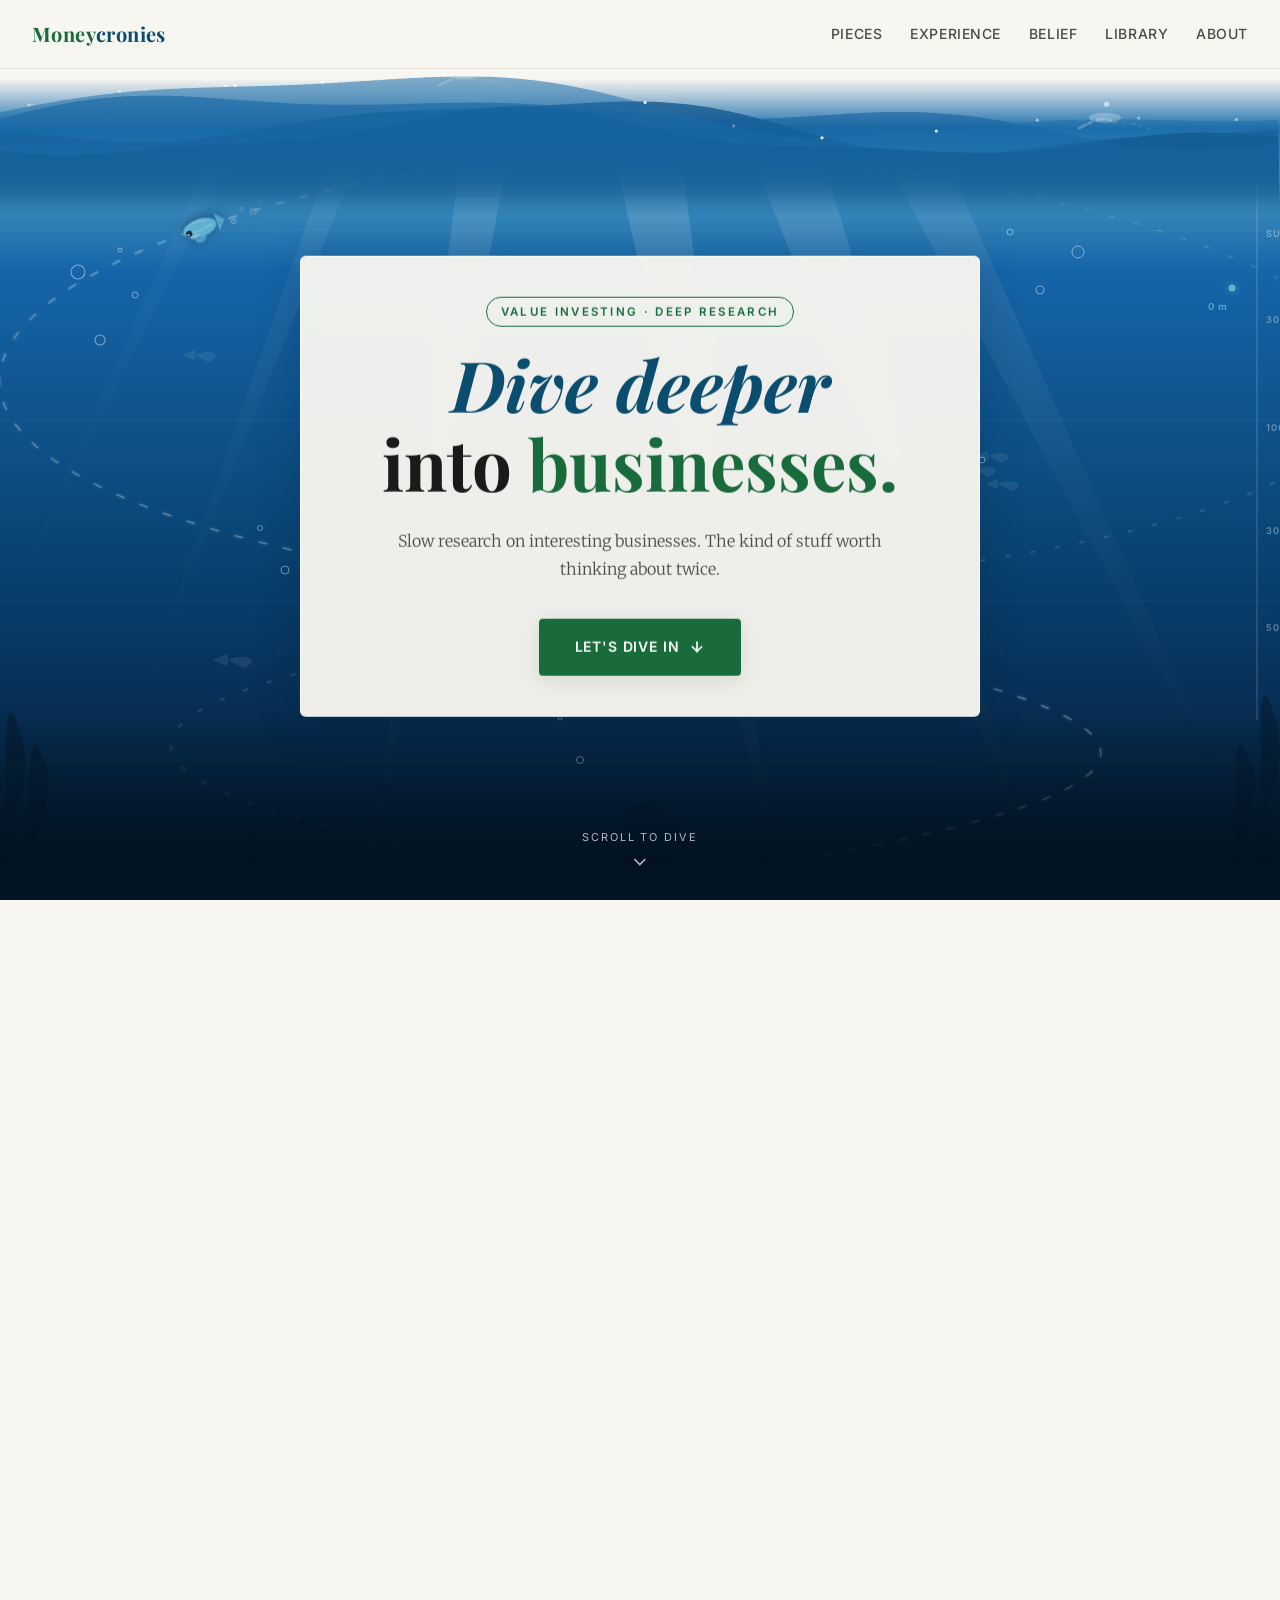
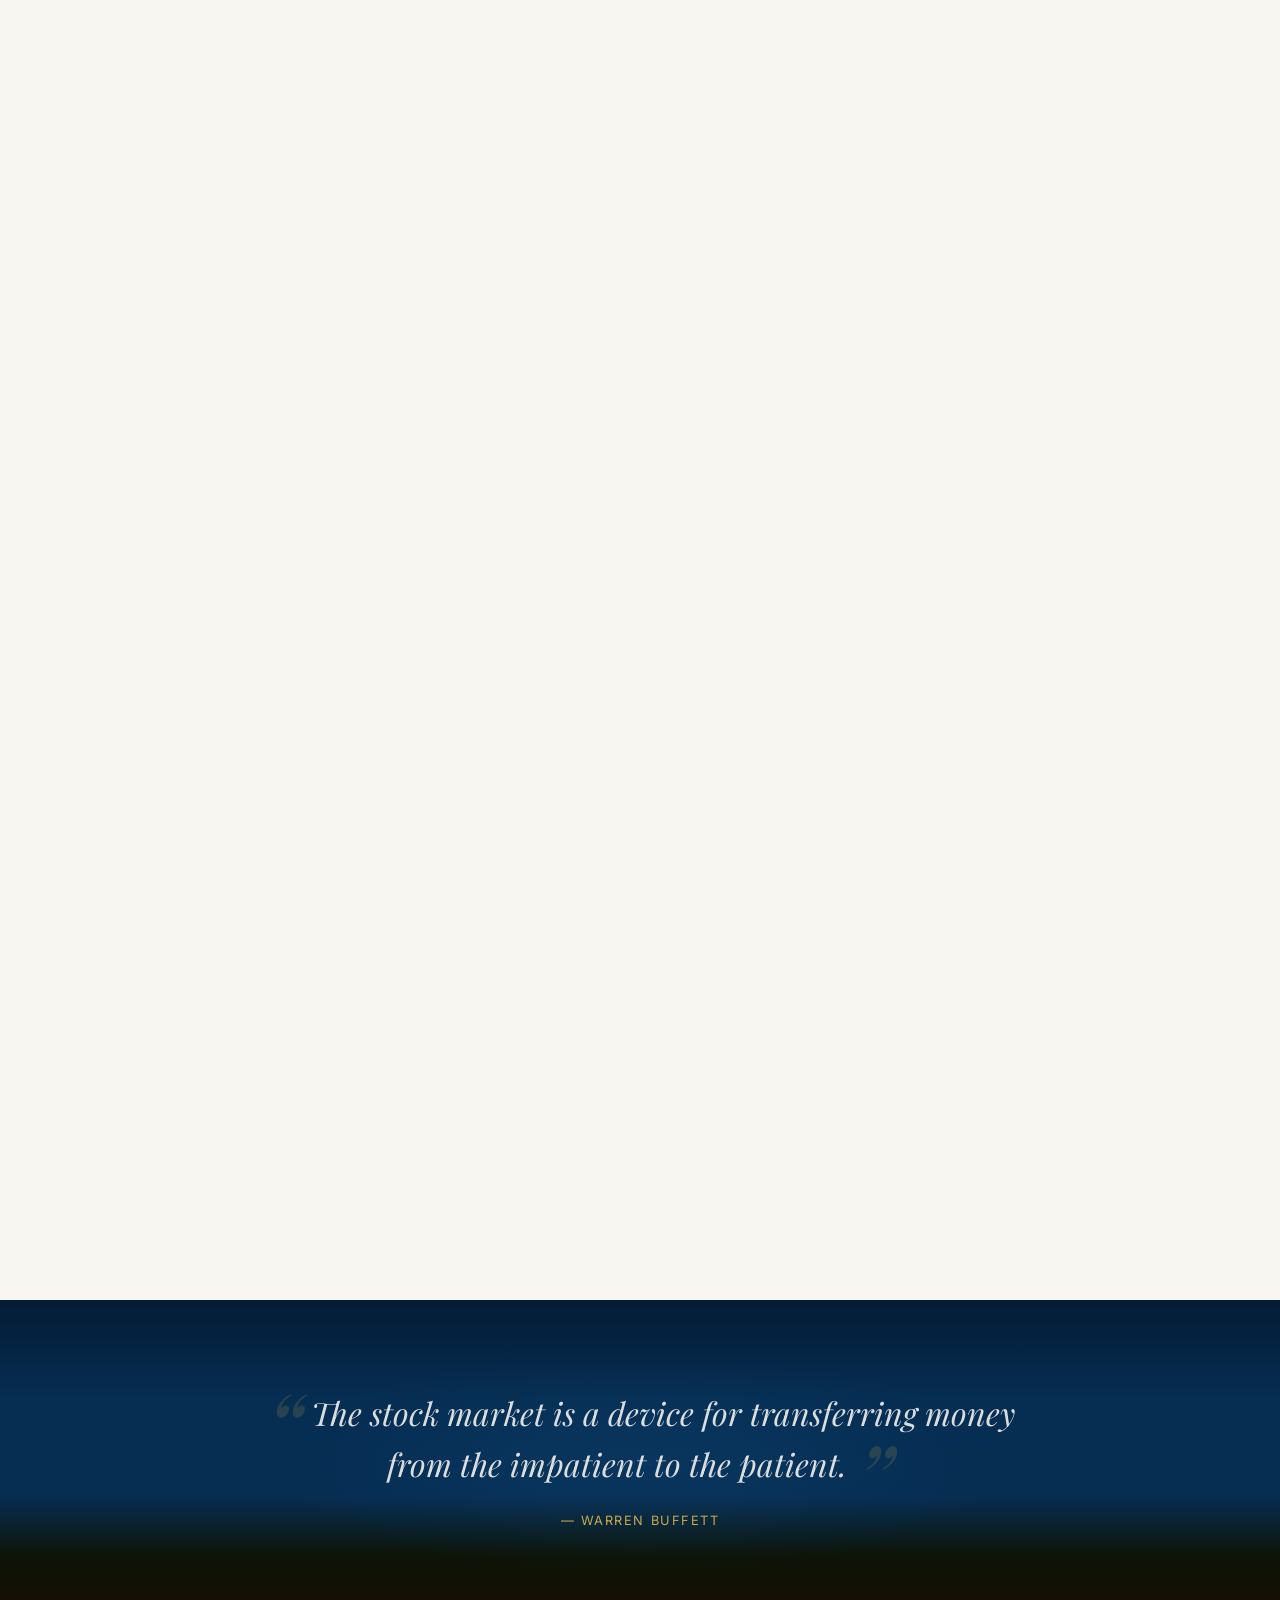
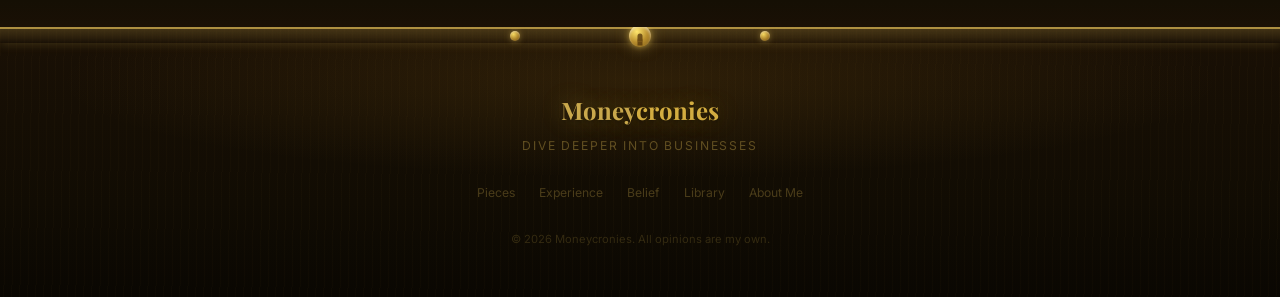
<file: index.html>
<!DOCTYPE html>
<html lang="en">
<head>
  <meta charset="UTF-8" />
  <meta name="viewport" content="width=device-width, initial-scale=1.0" />
  <title>Moneycronies — Dive Deeper Into Businesses</title>
  <meta name="description" content="Value investing research, deep-dive analyses, and stock theses by an MBA student turned investor." />
  <link rel="stylesheet" href="styles/main.css?v=18" />
  <link rel="preconnect" href="https://fonts.googleapis.com" />
  <link rel="preconnect" href="https://fonts.gstatic.com" crossorigin />
</head>
<body>

  <!-- ── Navigation ── -->
  <nav class="site-nav" id="siteNav" aria-label="Main navigation">
    <div class="nav-logo">Money<span>cronies</span></div>
    <ul class="nav-links">
      <li><a href="portfolio.html#pieces">Pieces</a></li>
      <li><a href="portfolio.html#experience">Experience</a></li>
      <li><a href="portfolio.html#belief">Belief</a></li>
      <li><a href="portfolio.html#library">Library</a></li>
      <li><a href="portfolio.html#about">About</a></li>
    </ul>
  </nav>

  <!-- ── Fixed Wave Bar — canvas-based organic ocean ── -->
  <div class="fixed-wave" aria-hidden="true">
    <canvas id="waveCanvas"></canvas>
  </div>

  <!-- ══════════════════════════════════════════════════════════
       HERO — 500vh scroll wrapper; inner sticky div is 100vh.
       Fish follows SVG path. Depth panels reveal progressively.
  ══════════════════════════════════════════════════════════════ -->
  <div class="hero-scroll-wrapper" id="heroScrollWrapper">
    <div class="hero-sticky">

      <!-- ── Full-viewport ocean illustration ── -->
      <svg id="oceanScene" class="ocean-scene"
           viewBox="0 0 1440 900"
           preserveAspectRatio="xMidYMid slice"
           xmlns="http://www.w3.org/2000/svg"
           aria-hidden="true">
        <defs>

          <!-- Ocean gradient: pale surface → deep abyss -->
          <linearGradient id="oceanGrad" x1="0" y1="0" x2="0" y2="1">
            <stop offset="0%"   stop-color="#dff2fb"/>
            <stop offset="12%"  stop-color="#6bbfd8"/>
            <stop offset="30%"  stop-color="#1565a8"/>
            <stop offset="55%"  stop-color="#0b4a7e"/>
            <stop offset="80%"  stop-color="#062d52"/>
            <stop offset="100%" stop-color="#021525"/>
          </linearGradient>

          <!-- Crepuscular rays: bright at surface, fade with depth -->
          <linearGradient id="rayGrad" x1="0" y1="0" x2="0" y2="1">
            <stop offset="0%"   stop-color="#ffffff" stop-opacity="0.20"/>
            <stop offset="60%"  stop-color="#ffffff" stop-opacity="0.04"/>
            <stop offset="100%" stop-color="#ffffff" stop-opacity="0"/>
          </linearGradient>

          <!-- Fish drop shadow -->
          <filter id="turtleShadow" x="-40%" y="-40%" width="180%" height="180%">
            <feDropShadow dx="0" dy="2" stdDeviation="6"
                          flood-color="#021525" flood-opacity="0.50"/>
          </filter>

          <!-- Subtle path glow -->
          <filter id="pathGlow" x="-10%" y="-10%" width="120%" height="120%">
            <feGaussianBlur stdDeviation="1.5" result="b"/>
            <feMerge><feMergeNode in="b"/><feMergeNode in="SourceGraphic"/></feMerge>
          </filter>

          <!-- Sky gradient above the water surface -->
          <linearGradient id="skyGrad" x1="0" y1="0" x2="0" y2="1">
            <stop offset="0%"   stop-color="#dff2fb" stop-opacity="0.30"/>
            <stop offset="100%" stop-color="#dff2fb" stop-opacity="0"/>
          </linearGradient>

        </defs>

        <!-- Background -->
        <rect width="1440" height="900" fill="url(#oceanGrad)"/>

        <!-- Sky area — static gradient fade above the surface wave -->
        <rect x="0" y="0" width="1440" height="145" fill="url(#skyGrad)"/>

        <!-- Halocline depth bands -->
        <rect x="0" y="230" width="1440" height="1" fill="white" opacity="0.05"/>
        <rect x="0" y="420" width="1440" height="1" fill="white" opacity="0.04"/>
        <rect x="0" y="600" width="1440" height="1" fill="white" opacity="0.03"/>
        <rect x="0" y="760" width="1440" height="1" fill="white" opacity="0.02"/>

        <!-- Crepuscular rays -->
        <polygon points="560,0  618,0  450,880"  fill="url(#rayGrad)" opacity="0.85"/>
        <polygon points="660,0  740,0  860,900"  fill="url(#rayGrad)" opacity="1"/>
        <polygon points="770,0  855,0  1120,880" fill="url(#rayGrad)" opacity="0.8"/>
        <polygon points="880,0  955,0  1320,820" fill="url(#rayGrad)" opacity="0.6"/>
        <polygon points="465,0  502,0  220,700"  fill="url(#rayGrad)" opacity="0.55"/>
        <polygon points="360,0  390,0   80,620"  fill="url(#rayGrad)" opacity="0.35"/>

        <!-- Surface sparkles — fixed twinkle points on the water -->
        <circle cx="190"  cy="118" r="2.2" fill="white" opacity="0.8"/>
        <circle cx="420"  cy="114" r="1.8" fill="white" opacity="0.7"/>
        <circle cx="680"  cy="119" r="2.6" fill="white" opacity="0.75"/>
        <circle cx="920"  cy="115" r="1.8" fill="white" opacity="0.65"/>
        <circle cx="1160" cy="120" r="2.2" fill="white" opacity="0.7"/>
        <circle cx="320"  cy="122" r="1.4" fill="white" opacity="0.6"/>
        <circle cx="810"  cy="113" r="1.4" fill="white" opacity="0.55"/>

        <!-- Ambient background bubbles (fixed — do not move with path group) -->
        <g opacity="0.45">
          <circle cx="180" cy="340" r="5"   fill="none" stroke="white" stroke-width="1.1"/>
          <circle cx="215" cy="295" r="3"   fill="none" stroke="white" stroke-width="1"/>
          <circle cx="158" cy="272" r="7"   fill="none" stroke="white" stroke-width="1.1"/>
          <circle cx="200" cy="250" r="2"   fill="none" stroke="white" stroke-width="1"/>
          <circle cx="1120" cy="290" r="4"  fill="none" stroke="white" stroke-width="1.1"/>
          <circle cx="1158" cy="252" r="6"  fill="none" stroke="white" stroke-width="1"/>
          <circle cx="1090" cy="232" r="3"  fill="none" stroke="white" stroke-width="1"/>
          <circle cx="365"  cy="570" r="4"  fill="none" stroke="white" stroke-width="1"/>
          <circle cx="340"  cy="528" r="2.5" fill="none" stroke="white" stroke-width="0.9"/>
          <circle cx="1030" cy="500" r="5"  fill="none" stroke="white" stroke-width="1.1"/>
          <circle cx="1062" cy="460" r="3"  fill="none" stroke="white" stroke-width="1"/>
          <circle cx="660"  cy="760" r="3.5" fill="none" stroke="white" stroke-width="1"/>
          <circle cx="640"  cy="718" r="2"   fill="none" stroke="white" stroke-width="0.9"/>
        </g>

        <!-- Decorative background fish silhouettes (fixed) -->
        <g fill="white" opacity="0.08">
          <path d="M275,355 C288,348 306,355 288,362 Z"/>
          <path d="M262,355 L275,350 L275,360 Z"/>
          <path d="M1055,470 C1068,463 1086,470 1068,477 Z"/>
          <path d="M1042,470 L1055,465 L1055,475 Z"/>
          <path d="M1068,456 C1081,449 1099,456 1081,463 Z"/>
          <path d="M1055,456 L1068,451 L1068,461 Z"/>
          <path d="M1078,484 C1091,477 1109,484 1091,491 Z"/>
          <path d="M1065,484 L1078,479 L1078,489 Z"/>
          <path d="M308,660 C323,652 344,660 323,668 Z"/>
          <path d="M292,660 L308,654 L308,666 Z"/>
        </g>

        <!-- Seabed: rocks, coral, seaweed (fixed) -->
        <g fill="#051828" opacity="0.5">
          <ellipse cx="180"  cy="898" rx="140" ry="18"/>
          <ellipse cx="720"  cy="900" rx="200" ry="15"/>
          <ellipse cx="1260" cy="898" rx="150" ry="17"/>
          <ellipse cx="500"  cy="901" rx="90"  ry="12"/>
          <ellipse cx="990"  cy="901" rx="100" ry="13"/>
          <!-- Seaweed left -->
          <path d="M 65,900 Q 52,838 68,792 Q 84,746 66,702 Q 48,658  65,900 Z"/>
          <path d="M 90,900 Q 78,852 96,808 Q114,764  96,720 Q 78,676  90,900 Z"/>
          <path d="M114,900 Q102,858 120,822 Q138,786 120,750 Q102,714 114,900 Z"/>
          <path d="M 42,900 Q 20,814  54,748 Q 88,682  66,900 Z" opacity="0.6"/>
          <path d="M 52,900 L 46,818 Q 32,784  62,772 Q 92,760  74,820 L 68,900 Z"/>
          <!-- Seaweed right -->
          <path d="M1348,900 Q1336,838 1352,792 Q1368,746 1350,702 Q1332,658 1348,900 Z"/>
          <path d="M1372,900 Q1360,852 1378,808 Q1396,764 1378,720 Q1360,676 1372,900 Z"/>
          <path d="M1320,900 Q1308,858 1326,822 Q1344,786 1326,750 Q1308,714 1320,900 Z"/>
          <path d="M1398,900 Q1420,814 1386,748 Q1352,682 1372,900 Z" opacity="0.6"/>
          <!-- Centre coral -->
          <path d="M712,900 L708,844 Q696,812 724,802 Q752,792 736,846 L732,900 Z"/>
          <path d="M732,900 L728,856 Q716,828 742,818 Q768,808 752,854 L748,900 Z"/>
        </g>

        <!-- ══════════════════════════════════════════════
             PATH GROUP — dive paths + animated fish.
             JS applies translate(0, -Y) to this group as
             scroll progresses, creating the parallax effect
             of rising upward as you descend deeper.
             Fish (turtleGroup) lives here too so it stays
             visually on the path at all scroll positions.
        ══════════════════════════════════════════════ -->
        <g id="pathGroup">

          <!--
            TWO ASYMMETRIC DIVE PATHS
            Path A: fish follows this. Starts left-of-centre, lunges far LEFT,
                    crosses to far RIGHT, settles centre-bottom.
            Path B: decorative companion. Starts right-of-centre, lunges far RIGHT,
                    crosses to far LEFT, settles slightly offset from A.
          -->

          <!-- Path A — fish route -->
          <path id="divePath"
                d="M 560,158
                   C -60,270 -80,480 500,575
                   C 1080,670 1540,755 790,875"
                fill="none"
                stroke="white"
                stroke-width="1.5"
                stroke-opacity="0.24"
                stroke-dasharray="9 16"
                filter="url(#pathGlow)"/>

          <!-- Path B — companion (different amplitude, different phase) -->
          <path id="divePathB"
                d="M 920,162
                   C 1600,260 1640,490 980,572
                   C 320,654 -100,748 650,878"
                fill="none"
                stroke="white"
                stroke-width="1.2"
                stroke-opacity="0.13"
                stroke-dasharray="5 20"
                filter="url(#pathGlow)"/>

          <!-- ══════════════════════════════════════════════
               ANIMATED FISH — faces right (+x), tail at left.
               JS sets: transform="translate(x,y) rotate(θ)"
               Position is in pathGroup's local SVG coordinates.
          ══════════════════════════════════════════════ -->
          <g id="turtleGroup" filter="url(#turtleShadow)">

            <!-- Tail fin — forked, behind the body -->
            <path d="M-20,-9 L-28,0 L-20,9 Z"
                  fill="rgba(107,191,216,0.60)"/>

            <!-- Main body — streamlined oval -->
            <ellipse cx="-2" cy="0" rx="17" ry="9"
                     fill="rgba(107,191,216,0.82)"/>

            <!-- Dorsal fin -->
            <path d="M-6,-9 C-2,-18 7,-14 6,-9 Z"
                  fill="rgba(107,191,216,0.52)"/>

            <!-- Pectoral fin (near side) -->
            <path d="M0,-5 C5,-12 12,-9 10,-4 Z"
                  fill="rgba(255,255,255,0.20)"/>

            <!-- Lateral line — subtle stripe -->
            <path d="M-14,0 C-6,-3 4,-3 12,0"
                  stroke="rgba(255,255,255,0.22)" stroke-width="1.2" fill="none"/>

            <!-- Belly highlight -->
            <path d="M-10,5 C-2,8 6,7 12,3"
                  stroke="rgba(255,255,255,0.14)" stroke-width="1.5" fill="none"/>

            <!-- Eye — dark with specular dot -->
            <circle cx="10" cy="-2" r="3.2" fill="rgba(4,28,48,0.88)"/>
            <circle cx="11" cy="-3" r="1.1" fill="rgba(255,255,255,0.72)"/>

            <!-- Trail bubbles (at negative-x, behind the fish) -->
            <circle class="tb" cx="-36" cy="-5" r="2.2"
                    fill="none" stroke="rgba(255,255,255,0.38)" stroke-width="1.0"/>
            <circle class="tb" cx="-48" cy=" 4" r="1.6"
                    fill="none" stroke="rgba(255,255,255,0.28)" stroke-width="0.9"/>
            <circle class="tb" cx="-58" cy="-2" r="3.0"
                    fill="none" stroke="rgba(255,255,255,0.22)" stroke-width="1.1"/>
            <circle class="tb" cx="-68" cy=" 5" r="1.4"
                    fill="none" stroke="rgba(255,255,255,0.18)" stroke-width="0.8"/>

          </g><!-- /#turtleGroup -->

        </g><!-- /#pathGroup -->

      </svg><!-- /#oceanScene -->

      <!-- ══════════════════════════════════════════════
           DEPTH CONTENT PANELS
           Each panel is positioned absolutely inside the sticky
           viewport. JS drives all position/opacity via RAF.
           Panels linger centred, then anchor to their side,
           then recede upward out of view as dive continues.
      ══════════════════════════════════════════════ -->

      <!-- Panel 1 — Meet Hardik (left) -->
      <div class="depth-panel dp-left" id="depthPanel1" data-threshold="0.18">
        <div class="dp-depth-tag">30 m · The Turtle</div>
        <h3 class="dp-title">Hi, I'm Hardik.</h3>
        <p class="dp-note">I picked a turtle as my mascot because I think patience is underrated in investing. Also turtles are cool.</p>
      </div>

      <!-- Panel 2 — The Method (right) -->
      <div class="depth-panel dp-right" id="depthPanel2" data-threshold="0.38">
        <div class="dp-depth-tag">100 m · The Method</div>
        <h3 class="dp-title">How I think about this</h3>
        <p class="dp-excerpt">
          I read a lot, think slowly, and try to connect dots that don't obviously belong together. Sometimes it works out.
        </p>
      </div>

      <!-- Panel 3 — Going Deeper (left) -->
      <div class="depth-panel dp-left" id="depthPanel3" data-threshold="0.58">
        <div class="dp-depth-tag">300 m · Going Deeper</div>
        <p class="dp-note">The good stuff is usually buried. That's kind of the point.</p>
        <p class="dp-note">Every piece I write started as something I couldn't stop thinking about.</p>
      </div>

      <!-- Panel 4 — The Treasure (centre) -->
      <div class="depth-panel dp-centre" id="depthPanel4" data-threshold="0.76">
        <div class="dp-depth-tag">500 m · The Treasure</div>
        <h3 class="dp-title">Here's what I've dug up.</h3>
        <a href="portfolio.html" class="dp-cta-btn">
          Open the chest
          <svg width="14" height="14" viewBox="0 0 24 24" fill="none"
               stroke="currentColor" stroke-width="2.5" stroke-linecap="round">
            <line x1="12" y1="5" x2="12" y2="19"/>
            <polyline points="19 12 12 19 5 12"/>
          </svg>
        </a>
      </div>

      <!-- ── Depth meter (right edge) ── -->
      <div class="depth-meter" id="depthMeter" aria-hidden="true">
        <div class="dm-track">
          <div class="dm-fill" id="dmFill"></div>
        </div>
        <div class="dm-labels">
          <span class="dm-label" style="top:10%">Surface</span>
          <span class="dm-label" style="top:26%">30 m</span>
          <span class="dm-label" style="top:46%">100 m</span>
          <span class="dm-label" style="top:65%">300 m</span>
          <span class="dm-label" style="top:83%">500 m</span>
        </div>
        <div class="dm-dot" id="dmDot"></div>
        <div class="dm-depth-readout" id="dmReadout">0 m</div>
      </div>

      <!-- ── Hero text (fades out as dive begins) ── -->
      <div class="hero-content" id="heroContent">
        <span class="hero-eyebrow">Value Investing · Deep Research</span>
        <h1 class="hero-title">
          <em>Dive deeper</em><br />
          into <span class="accent">businesses.</span>
        </h1>
        <p class="hero-sub">
          Slow research on interesting businesses. The kind of stuff worth thinking about twice.
        </p>
        <a href="portfolio.html" class="btn-primary">
          Let's dive in
          <svg width="16" height="16" viewBox="0 0 24 24" fill="none"
               stroke="currentColor" stroke-width="2.5" stroke-linecap="round">
            <line x1="12" y1="5" x2="12" y2="19"/>
            <polyline points="19 12 12 19 5 12"/>
          </svg>
        </a>
      </div>

      <!-- ── Scroll prompt ── -->
      <div class="scroll-cue" id="scrollCue" aria-hidden="true">
        <span>Scroll to dive</span>
        <svg viewBox="0 0 24 24" fill="none" stroke="currentColor"
             stroke-width="2" stroke-linecap="round">
          <polyline points="6 9 12 15 18 9"/>
        </svg>
      </div>

    </div><!-- /.hero-sticky -->
  </div><!-- /.hero-scroll-wrapper -->


  <!-- ── Teaser Quote ── -->
  <section class="teaser-quote" aria-label="Philosophy">
    <blockquote class="reveal">
      <span class="quote-mark">&ldquo;</span>
      The stock market is a device for transferring money from the impatient
      to the patient.
      <span class="quote-mark">&rdquo;</span>
      <cite>— Warren Buffett</cite>
    </blockquote>
  </section>

  <!-- ── Footer ── -->
  <footer class="site-footer">
    <!-- Decorative chest band — metal reinforcement strip with rivets and lock -->
    <div class="chest-band" aria-hidden="true">
      <span class="chest-rivet"></span>
      <span class="chest-lock"></span>
      <span class="chest-rivet"></span>
    </div>
    <div class="footer-logo">Money<span>cronies</span></div>
    <p class="footer-tagline">Dive Deeper Into Businesses</p>
    <nav class="footer-nav" aria-label="Footer navigation">
      <a href="portfolio.html#pieces">Pieces</a>
      <a href="portfolio.html#experience">Experience</a>
      <a href="portfolio.html#belief">Belief</a>
      <a href="portfolio.html#library">Library</a>
      <a href="portfolio.html#about">About Me</a>
    </nav>
    <p class="footer-copy">&copy; 2026 Moneycronies. All opinions are my own.</p>
  </footer>

  <script src="scripts/main.js"></script>
</body>
</html>
</file>
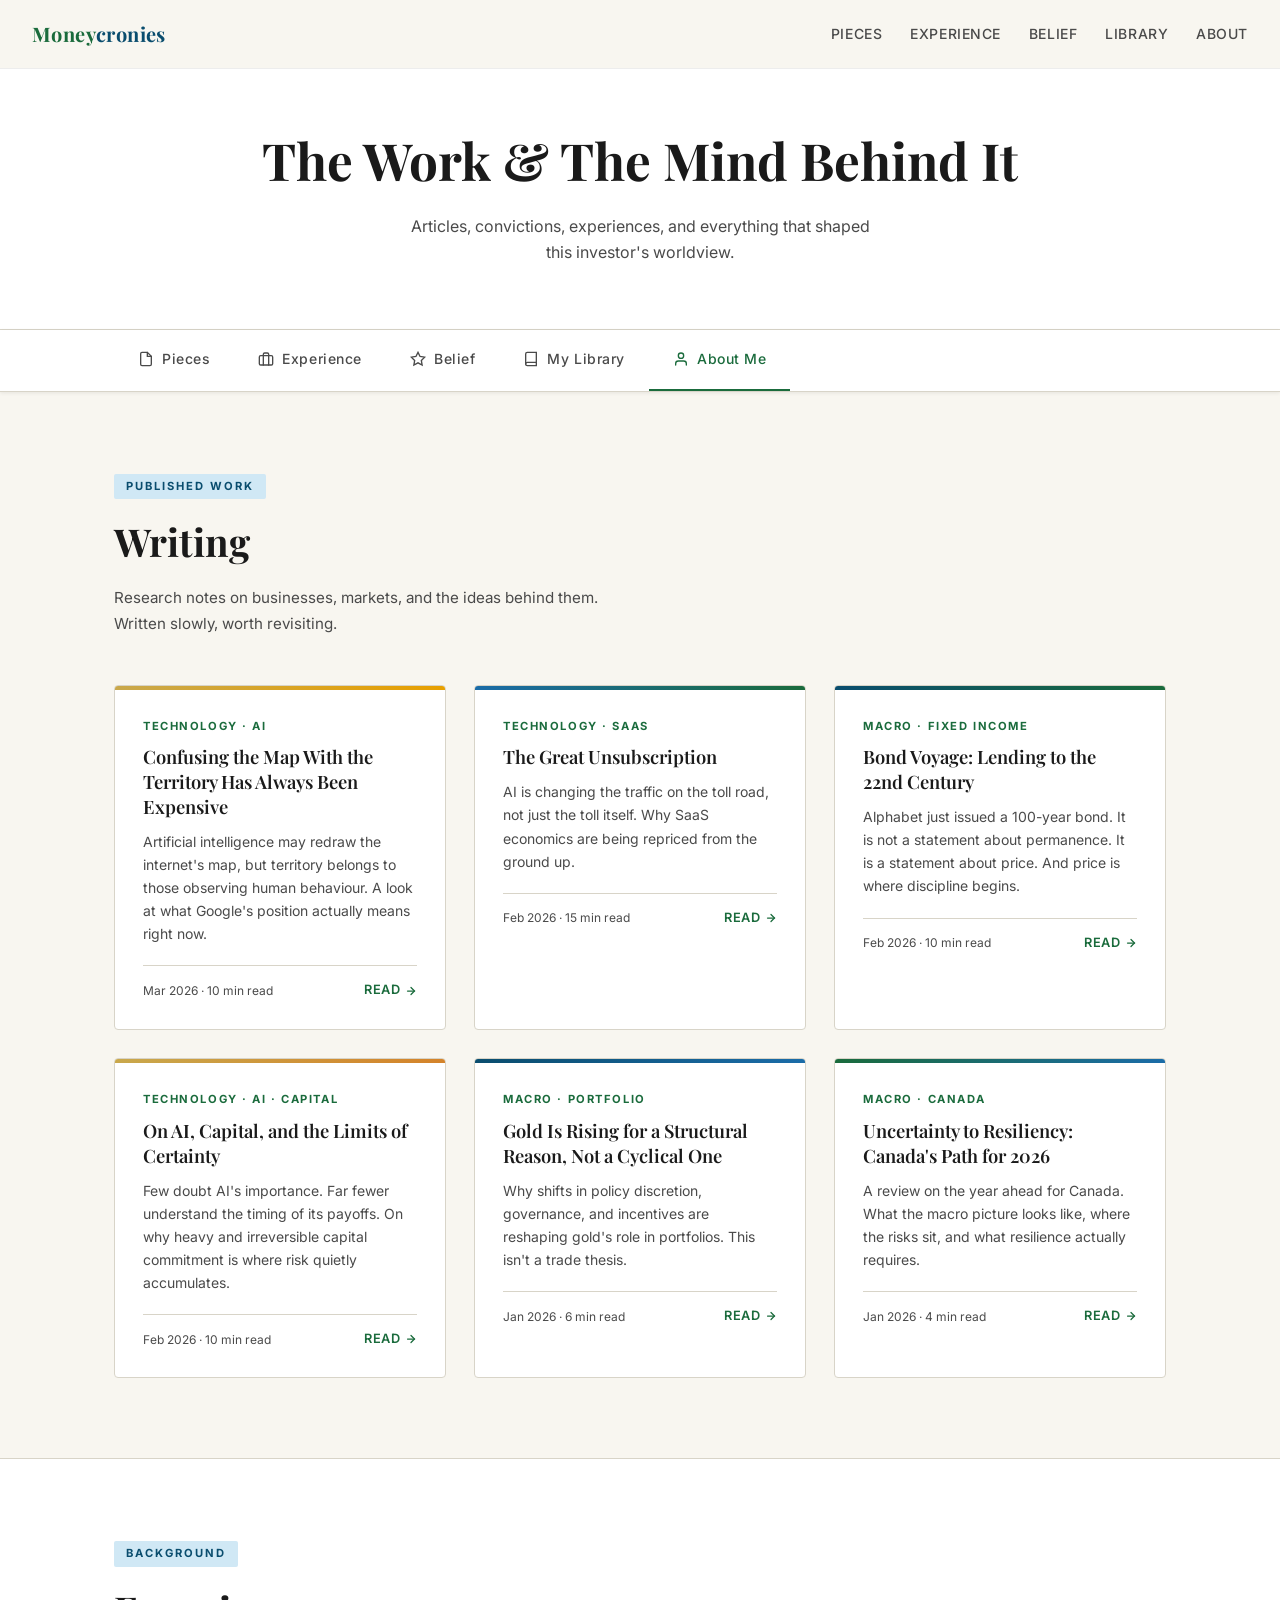
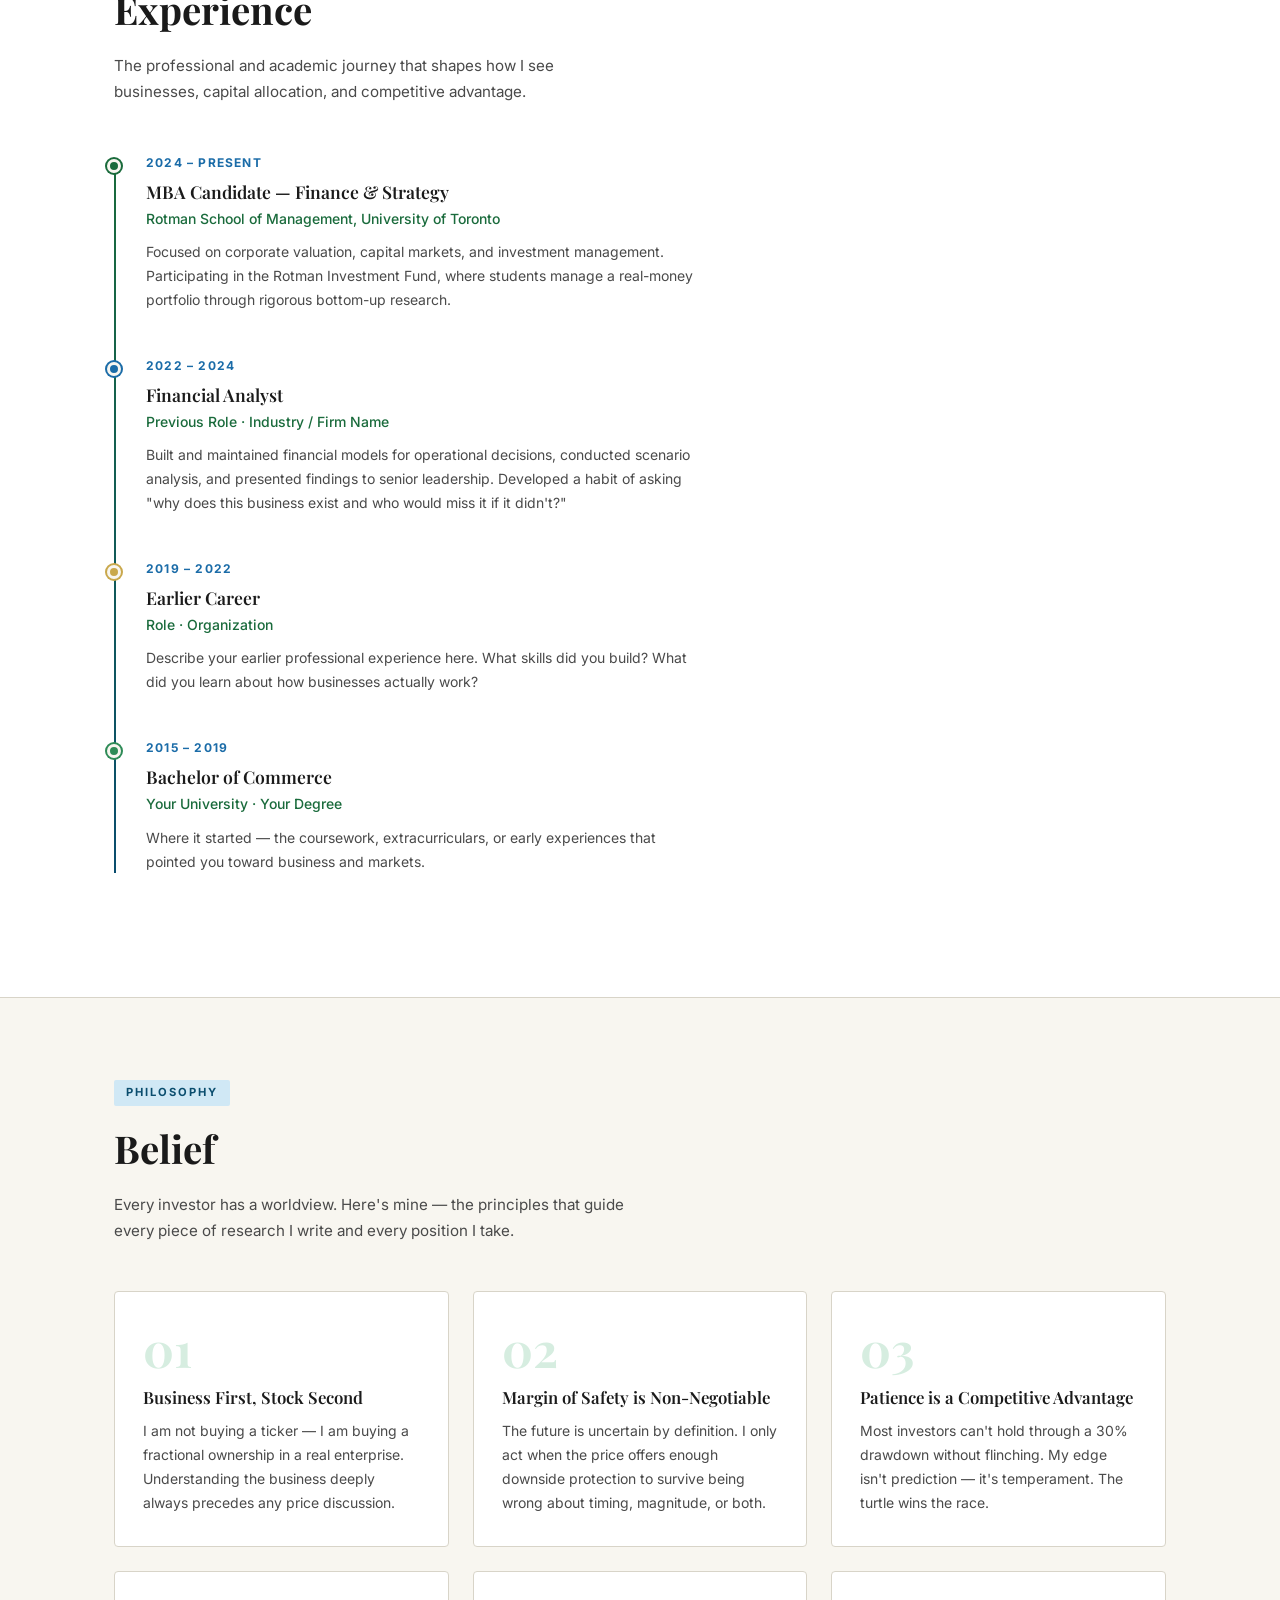
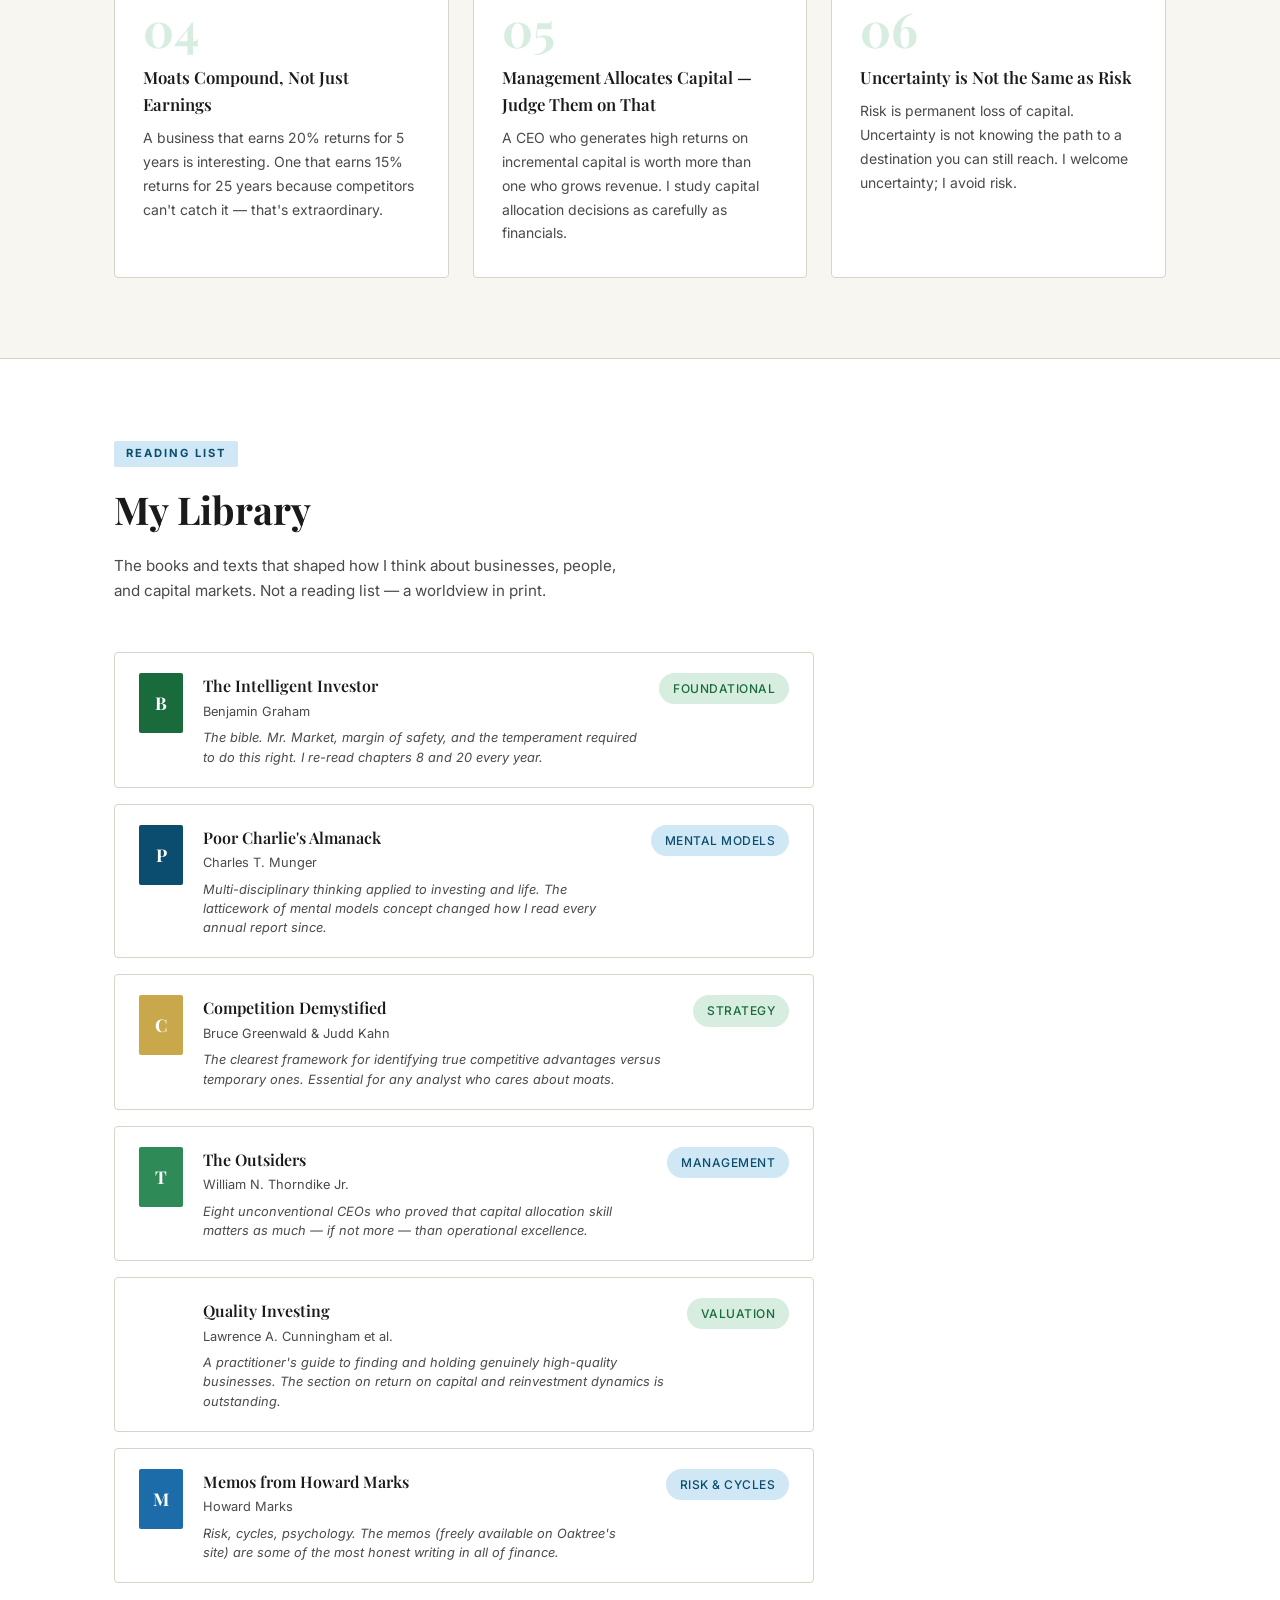
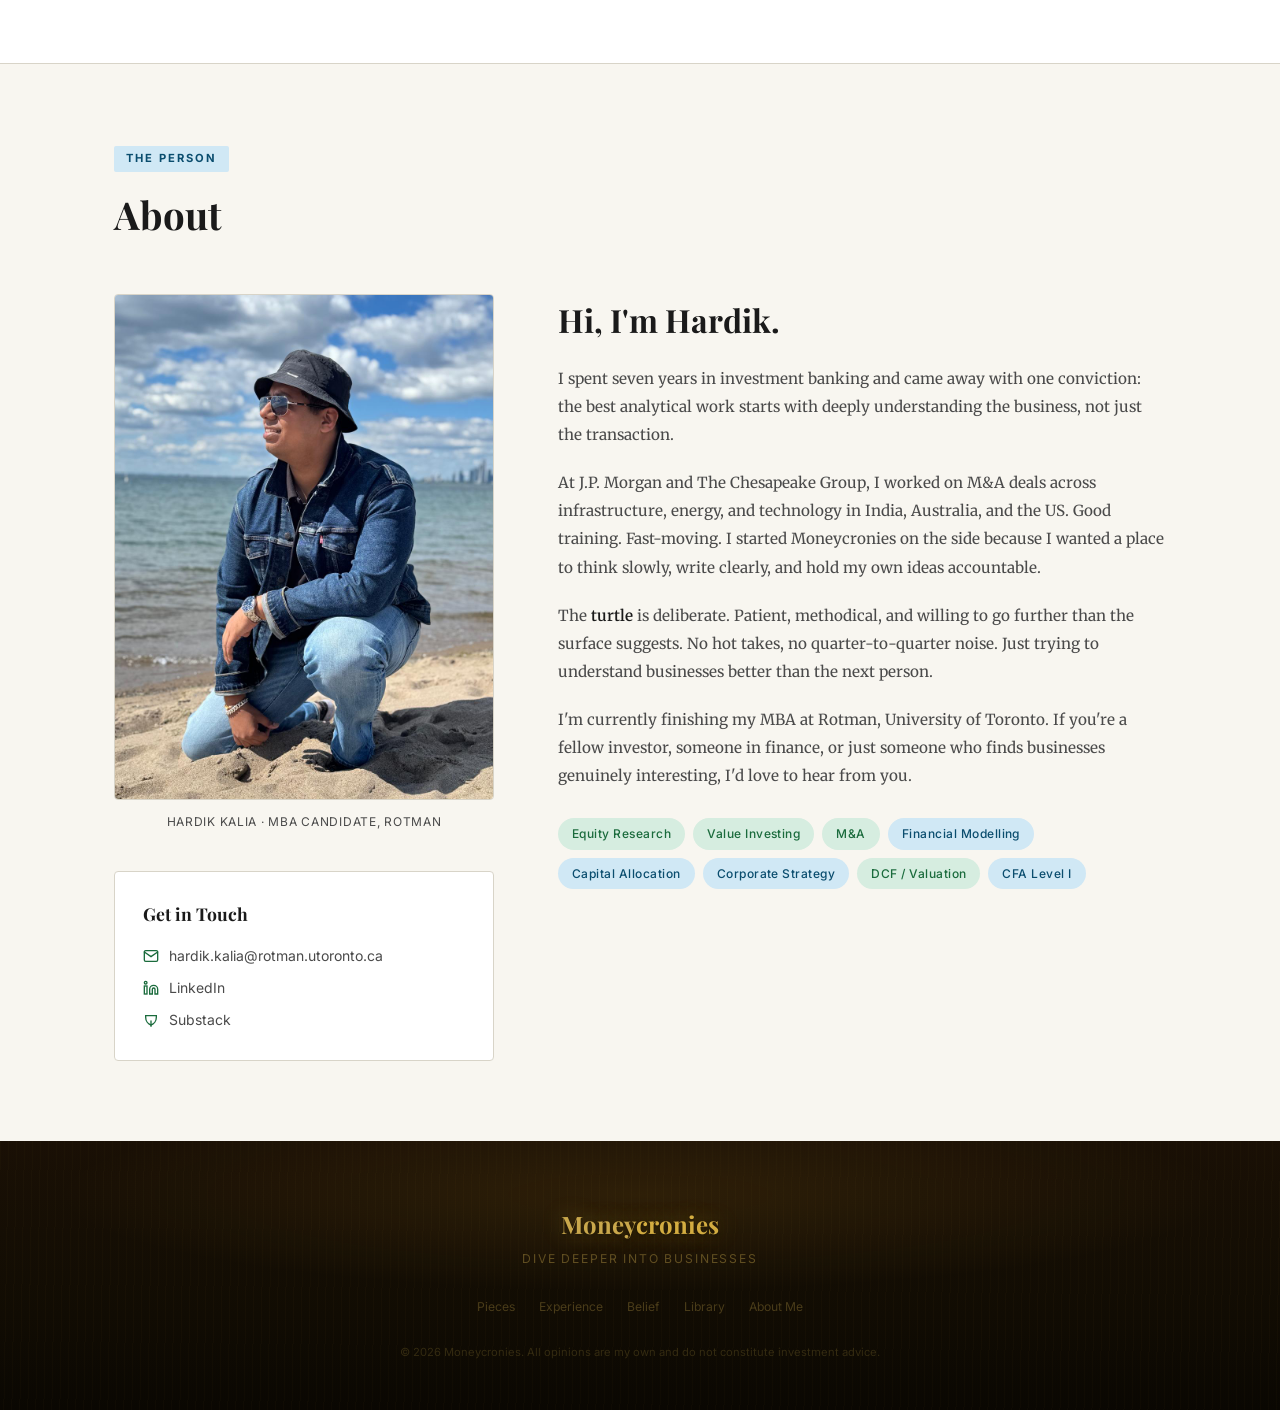
<file: portfolio.html>
<!DOCTYPE html>
<html lang="en">
<head>
  <meta charset="UTF-8" />
  <meta name="viewport" content="width=device-width, initial-scale=1.0" />
  <title>Moneycronies — Research & Portfolio</title>
  <meta name="description" content="Pieces, experience, beliefs, reading list, and the mind behind Moneycronies." />
  <link rel="stylesheet" href="styles/main.css" />
  <link rel="preconnect" href="https://fonts.googleapis.com" />
  <link rel="preconnect" href="https://fonts.gstatic.com" crossorigin />
</head>
<body>

  <!-- ── Navigation ── -->
  <nav class="site-nav scrolled" id="siteNav" aria-label="Main navigation">
    <a href="index.html" class="nav-logo">Money<span>cronies</span></a>
    <ul class="nav-links">
      <li><a href="#pieces"     class="tab-scroll">Pieces</a></li>
      <li><a href="#experience" class="tab-scroll">Experience</a></li>
      <li><a href="#belief"     class="tab-scroll">Belief</a></li>
      <li><a href="#library"    class="tab-scroll">Library</a></li>
      <li><a href="#about"      class="tab-scroll">About</a></li>
    </ul>
  </nav>

  <!-- ── Page Header ── -->
  <header class="page-header">
    <h1>The Work &amp; The Mind Behind It</h1>
    <p>Articles, convictions, experiences, and everything that shaped this investor's worldview.</p>
  </header>

  <!-- ── Sticky Section Tabs ── -->
  <div class="section-tabs" role="navigation" aria-label="Section navigation">
    <div class="tabs-inner">
      <a href="#pieces"     class="tab-link active" data-target="pieces">
        <svg viewBox="0 0 24 24" fill="none" stroke="currentColor" stroke-width="2" stroke-linecap="round">
          <path d="M14 2H6a2 2 0 0 0-2 2v16a2 2 0 0 0 2 2h12a2 2 0 0 0 2-2V8z"/>
          <polyline points="14 2 14 8 20 8"/>
        </svg>
        Pieces
      </a>
      <a href="#experience" class="tab-link" data-target="experience">
        <svg viewBox="0 0 24 24" fill="none" stroke="currentColor" stroke-width="2" stroke-linecap="round">
          <rect x="2" y="7" width="20" height="14" rx="2" ry="2"/>
          <path d="M16 21V5a2 2 0 0 0-2-2h-4a2 2 0 0 0-2 2v16"/>
        </svg>
        Experience
      </a>
      <a href="#belief" class="tab-link" data-target="belief">
        <svg viewBox="0 0 24 24" fill="none" stroke="currentColor" stroke-width="2" stroke-linecap="round">
          <polygon points="12 2 15.09 8.26 22 9.27 17 14.14 18.18 21.02 12 17.77 5.82 21.02 7 14.14 2 9.27 8.91 8.26 12 2"/>
        </svg>
        Belief
      </a>
      <a href="#library" class="tab-link" data-target="library">
        <svg viewBox="0 0 24 24" fill="none" stroke="currentColor" stroke-width="2" stroke-linecap="round">
          <path d="M4 19.5A2.5 2.5 0 0 1 6.5 17H20"/>
          <path d="M6.5 2H20v20H6.5A2.5 2.5 0 0 1 4 19.5v-15A2.5 2.5 0 0 1 6.5 2z"/>
        </svg>
        My Library
      </a>
      <a href="#about" class="tab-link" data-target="about">
        <svg viewBox="0 0 24 24" fill="none" stroke="currentColor" stroke-width="2" stroke-linecap="round">
          <path d="M20 21v-2a4 4 0 0 0-4-4H8a4 4 0 0 0-4 4v2"/>
          <circle cx="12" cy="7" r="4"/>
        </svg>
        About Me
      </a>
    </div>
  </div>

  <main>

    <!-- ════════════════════════════════════
         SECTION 1: PIECES
    ════════════════════════════════════ -->
    <section class="portfolio-section" id="pieces" aria-label="Pieces — Articles and analyses">
      <div class="container">
        <div class="section-head reveal">
          <span class="section-badge">Published Work</span>
          <h2 class="section-title">Writing</h2>
          <p class="section-desc">
            Research notes on businesses, markets, and the ideas behind them.
            Written slowly, worth revisiting.
          </p>
        </div>

        <div class="pieces-grid">

          <!-- Card 1 — Map vs Territory -->
          <a href="articles/map-territory.html" class="article-card reveal">
            <div class="card-stripe" style="background:linear-gradient(90deg,var(--gold),#e8a000);"></div>
            <div class="card-body">
              <p class="card-tag">Technology · AI</p>
              <h3 class="card-title">Confusing the Map With the Territory Has Always Been Expensive</h3>
              <p class="card-excerpt">
                Artificial intelligence may redraw the internet's map, but territory belongs to those
                observing human behaviour. A look at what Google's position actually means right now.
              </p>
              <div class="card-meta">
                <span>Mar 2026 · 10 min read</span>
                <span class="card-read-more">
                  Read
                  <svg width="12" height="12" viewBox="0 0 24 24" fill="none"
                       stroke="currentColor" stroke-width="2.5" stroke-linecap="round">
                    <line x1="5" y1="12" x2="19" y2="12"/>
                    <polyline points="12 5 19 12 12 19"/>
                  </svg>
                </span>
              </div>
            </div>
          </a>

          <!-- Card 2 — The Great Unsubscription -->
          <a href="articles/great-unsubscription.html" class="article-card reveal reveal-delay-1">
            <div class="card-stripe" style="background:linear-gradient(90deg,#1B6CA8,#1A6B3C);"></div>
            <div class="card-body">
              <p class="card-tag">Technology · SaaS</p>
              <h3 class="card-title">The Great Unsubscription</h3>
              <p class="card-excerpt">
                AI is changing the traffic on the toll road, not just the toll itself.
                Why SaaS economics are being repriced from the ground up.
              </p>
              <div class="card-meta">
                <span>Feb 2026 · 15 min read</span>
                <span class="card-read-more">
                  Read
                  <svg width="12" height="12" viewBox="0 0 24 24" fill="none"
                       stroke="currentColor" stroke-width="2.5" stroke-linecap="round">
                    <line x1="5" y1="12" x2="19" y2="12"/>
                    <polyline points="12 5 19 12 12 19"/>
                  </svg>
                </span>
              </div>
            </div>
          </a>

          <!-- Card 3 — Bond Voyage -->
          <a href="articles/bond-voyage.html" class="article-card reveal reveal-delay-2">
            <div class="card-stripe" style="background:linear-gradient(90deg,#0A4D6E,#1A6B3C);"></div>
            <div class="card-body">
              <p class="card-tag">Macro · Fixed Income</p>
              <h3 class="card-title">Bond Voyage: Lending to the 22nd Century</h3>
              <p class="card-excerpt">
                Alphabet just issued a 100-year bond. It is not a statement about permanence.
                It is a statement about price. And price is where discipline begins.
              </p>
              <div class="card-meta">
                <span>Feb 2026 · 10 min read</span>
                <span class="card-read-more">
                  Read
                  <svg width="12" height="12" viewBox="0 0 24 24" fill="none"
                       stroke="currentColor" stroke-width="2.5" stroke-linecap="round">
                    <line x1="5" y1="12" x2="19" y2="12"/>
                    <polyline points="12 5 19 12 12 19"/>
                  </svg>
                </span>
              </div>
            </div>
          </a>

          <!-- Card 4 — On AI, Capital, and the Limits of Certainty -->
          <a href="articles/ai-capital-certainty.html" class="article-card reveal reveal-delay-3">
            <div class="card-stripe" style="background:linear-gradient(90deg,var(--gold),#D4832A);"></div>
            <div class="card-body">
              <p class="card-tag">Technology · AI · Capital</p>
              <h3 class="card-title">On AI, Capital, and the Limits of Certainty</h3>
              <p class="card-excerpt">
                Few doubt AI's importance. Far fewer understand the timing of its payoffs.
                On why heavy and irreversible capital commitment is where risk quietly accumulates.
              </p>
              <div class="card-meta">
                <span>Feb 2026 · 10 min read</span>
                <span class="card-read-more">
                  Read
                  <svg width="12" height="12" viewBox="0 0 24 24" fill="none"
                       stroke="currentColor" stroke-width="2.5" stroke-linecap="round">
                    <line x1="5" y1="12" x2="19" y2="12"/>
                    <polyline points="12 5 19 12 12 19"/>
                  </svg>
                </span>
              </div>
            </div>
          </a>

          <!-- Card 5 — Gold -->
          <a href="articles/gold-structural.html" class="article-card reveal reveal-delay-4">
            <div class="card-stripe" style="background:linear-gradient(90deg,var(--blue-deep),var(--blue));"></div>
            <div class="card-body">
              <p class="card-tag">Macro · Portfolio</p>
              <h3 class="card-title">Gold Is Rising for a Structural Reason, Not a Cyclical One</h3>
              <p class="card-excerpt">
                Why shifts in policy discretion, governance, and incentives are reshaping
                gold's role in portfolios. This isn't a trade thesis.
              </p>
              <div class="card-meta">
                <span>Jan 2026 · 6 min read</span>
                <span class="card-read-more">
                  Read
                  <svg width="12" height="12" viewBox="0 0 24 24" fill="none"
                       stroke="currentColor" stroke-width="2.5" stroke-linecap="round">
                    <line x1="5" y1="12" x2="19" y2="12"/>
                    <polyline points="12 5 19 12 12 19"/>
                  </svg>
                </span>
              </div>
            </div>
          </a>

          <!-- Card 6 — Canada -->
          <a href="articles/canada-2026.html" class="article-card reveal reveal-delay-4">
            <div class="card-stripe" style="background:linear-gradient(90deg,var(--green),var(--blue));"></div>
            <div class="card-body">
              <p class="card-tag">Macro · Canada</p>
              <h3 class="card-title">Uncertainty to Resiliency: Canada's Path for 2026</h3>
              <p class="card-excerpt">
                A review on the year ahead for Canada. What the macro picture looks like,
                where the risks sit, and what resilience actually requires.
              </p>
              <div class="card-meta">
                <span>Jan 2026 · 4 min read</span>
                <span class="card-read-more">
                  Read
                  <svg width="12" height="12" viewBox="0 0 24 24" fill="none"
                       stroke="currentColor" stroke-width="2.5" stroke-linecap="round">
                    <line x1="5" y1="12" x2="19" y2="12"/>
                    <polyline points="12 5 19 12 12 19"/>
                  </svg>
                </span>
              </div>
            </div>
          </a>

        </div>
      </div>
    </section>

    <!-- ════════════════════════════════════
         SECTION 2: EXPERIENCE
    ════════════════════════════════════ -->
    <section class="portfolio-section" id="experience" aria-label="Experience" style="background:var(--white);">
      <div class="container">
        <div class="section-head reveal">
          <span class="section-badge">Background</span>
          <h2 class="section-title">Experience</h2>
          <p class="section-desc">
            The professional and academic journey that shapes how I see businesses,
            capital allocation, and competitive advantage.
          </p>
        </div>

        <div style="max-width:640px;">
          <div class="timeline">

            <div class="timeline-item reveal">
              <div class="timeline-dot"></div>
              <p class="timeline-date">2024 – Present</p>
              <h3 class="timeline-role">MBA Candidate — Finance &amp; Strategy</h3>
              <p class="timeline-org">Rotman School of Management, University of Toronto</p>
              <p class="timeline-desc">
                Focused on corporate valuation, capital markets, and investment management.
                Participating in the Rotman Investment Fund, where students manage a real-money
                portfolio through rigorous bottom-up research.
              </p>
            </div>

            <div class="timeline-item reveal reveal-delay-1">
              <div class="timeline-dot" style="background:var(--blue);box-shadow:0 0 0 2px var(--blue);"></div>
              <p class="timeline-date">2022 – 2024</p>
              <h3 class="timeline-role">Financial Analyst</h3>
              <p class="timeline-org">Previous Role · Industry / Firm Name</p>
              <p class="timeline-desc">
                Built and maintained financial models for operational decisions, conducted scenario
                analysis, and presented findings to senior leadership. Developed a habit of asking
                "why does this business exist and who would miss it if it didn't?"
              </p>
            </div>

            <div class="timeline-item reveal reveal-delay-2">
              <div class="timeline-dot" style="background:var(--gold);box-shadow:0 0 0 2px var(--gold);"></div>
              <p class="timeline-date">2019 – 2022</p>
              <h3 class="timeline-role">Earlier Career</h3>
              <p class="timeline-org">Role · Organization</p>
              <p class="timeline-desc">
                Describe your earlier professional experience here. What skills did you build?
                What did you learn about how businesses actually work?
              </p>
            </div>

            <div class="timeline-item reveal reveal-delay-3">
              <div class="timeline-dot" style="background:var(--green-light);box-shadow:0 0 0 2px var(--green-light);"></div>
              <p class="timeline-date">2015 – 2019</p>
              <h3 class="timeline-role">Bachelor of Commerce</h3>
              <p class="timeline-org">Your University · Your Degree</p>
              <p class="timeline-desc">
                Where it started — the coursework, extracurriculars, or early experiences that
                pointed you toward business and markets.
              </p>
            </div>

          </div>
        </div>
      </div>
    </section>

    <!-- ════════════════════════════════════
         SECTION 3: BELIEF
    ════════════════════════════════════ -->
    <section class="portfolio-section" id="belief" aria-label="Investment beliefs and philosophy">
      <div class="container">
        <div class="section-head reveal">
          <span class="section-badge">Philosophy</span>
          <h2 class="section-title">Belief</h2>
          <p class="section-desc">
            Every investor has a worldview. Here's mine — the principles that guide every piece
            of research I write and every position I take.
          </p>
        </div>

        <div class="beliefs-grid">

          <div class="belief-card reveal">
            <div class="belief-num">01</div>
            <h3 class="belief-title">Business First, Stock Second</h3>
            <p class="belief-text">
              I am not buying a ticker — I am buying a fractional ownership in a real enterprise.
              Understanding the business deeply always precedes any price discussion.
            </p>
          </div>

          <div class="belief-card reveal reveal-delay-1">
            <div class="belief-num">02</div>
            <h3 class="belief-title">Margin of Safety is Non-Negotiable</h3>
            <p class="belief-text">
              The future is uncertain by definition. I only act when the price offers enough
              downside protection to survive being wrong about timing, magnitude, or both.
            </p>
          </div>

          <div class="belief-card reveal reveal-delay-2">
            <div class="belief-num">03</div>
            <h3 class="belief-title">Patience is a Competitive Advantage</h3>
            <p class="belief-text">
              Most investors can't hold through a 30% drawdown without flinching. My edge
              isn't prediction — it's temperament. The turtle wins the race.
            </p>
          </div>

          <div class="belief-card reveal">
            <div class="belief-num">04</div>
            <h3 class="belief-title">Moats Compound, Not Just Earnings</h3>
            <p class="belief-text">
              A business that earns 20% returns for 5 years is interesting. One that earns 15%
              returns for 25 years because competitors can't catch it — that's extraordinary.
            </p>
          </div>

          <div class="belief-card reveal reveal-delay-1">
            <div class="belief-num">05</div>
            <h3 class="belief-title">Management Allocates Capital — Judge Them on That</h3>
            <p class="belief-text">
              A CEO who generates high returns on incremental capital is worth more than one
              who grows revenue. I study capital allocation decisions as carefully as financials.
            </p>
          </div>

          <div class="belief-card reveal reveal-delay-2">
            <div class="belief-num">06</div>
            <h3 class="belief-title">Uncertainty is Not the Same as Risk</h3>
            <p class="belief-text">
              Risk is permanent loss of capital. Uncertainty is not knowing the path to a
              destination you can still reach. I welcome uncertainty; I avoid risk.
            </p>
          </div>

        </div>
      </div>
    </section>

    <!-- ════════════════════════════════════
         SECTION 4: MY LIBRARY
    ════════════════════════════════════ -->
    <section class="portfolio-section" id="library" aria-label="Reading list and book recommendations" style="background:var(--white);">
      <div class="container">
        <div class="section-head reveal">
          <span class="section-badge">Reading List</span>
          <h2 class="section-title">My Library</h2>
          <p class="section-desc">
            The books and texts that shaped how I think about businesses, people, and capital markets.
            Not a reading list — a worldview in print.
          </p>
        </div>

        <div class="library-list" style="max-width:700px;">

          <div class="book-item reveal">
            <div class="book-spine" style="background:var(--green);">B</div>
            <div class="book-info">
              <p class="book-title">The Intelligent Investor</p>
              <p class="book-author">Benjamin Graham</p>
              <p class="book-note">
                The bible. Mr. Market, margin of safety, and the temperament required to do this
                right. I re-read chapters 8 and 20 every year.
              </p>
            </div>
            <span class="book-tag chip chip-green">Foundational</span>
          </div>

          <div class="book-item reveal reveal-delay-1">
            <div class="book-spine" style="background:var(--blue-deep);">P</div>
            <div class="book-info">
              <p class="book-title">Poor Charlie's Almanack</p>
              <p class="book-author">Charles T. Munger</p>
              <p class="book-note">
                Multi-disciplinary thinking applied to investing and life. The latticework of
                mental models concept changed how I read every annual report since.
              </p>
            </div>
            <span class="book-tag chip chip-blue">Mental Models</span>
          </div>

          <div class="book-item reveal reveal-delay-2">
            <div class="book-spine" style="background:var(--gold);">C</div>
            <div class="book-info">
              <p class="book-title">Competition Demystified</p>
              <p class="book-author">Bruce Greenwald &amp; Judd Kahn</p>
              <p class="book-note">
                The clearest framework for identifying true competitive advantages versus
                temporary ones. Essential for any analyst who cares about moats.
              </p>
            </div>
            <span class="book-tag chip chip-green">Strategy</span>
          </div>

          <div class="book-item reveal">
            <div class="book-spine" style="background:var(--green-light);">T</div>
            <div class="book-info">
              <p class="book-title">The Outsiders</p>
              <p class="book-author">William N. Thorndike Jr.</p>
              <p class="book-note">
                Eight unconventional CEOs who proved that capital allocation skill matters as
                much — if not more — than operational excellence.
              </p>
            </div>
            <span class="book-tag chip chip-blue">Management</span>
          </div>

          <div class="book-item reveal reveal-delay-1">
            <div class="book-spine" style="background:#5B4FCF);">Q</div>
            <div class="book-info">
              <p class="book-title">Quality Investing</p>
              <p class="book-author">Lawrence A. Cunningham et al.</p>
              <p class="book-note">
                A practitioner's guide to finding and holding genuinely high-quality businesses.
                The section on return on capital and reinvestment dynamics is outstanding.
              </p>
            </div>
            <span class="book-tag chip chip-green">Valuation</span>
          </div>

          <div class="book-item reveal reveal-delay-2">
            <div class="book-spine" style="background:var(--blue);">M</div>
            <div class="book-info">
              <p class="book-title">Memos from Howard Marks</p>
              <p class="book-author">Howard Marks</p>
              <p class="book-note">
                Risk, cycles, psychology. The memos (freely available on Oaktree's site) are
                some of the most honest writing in all of finance.
              </p>
            </div>
            <span class="book-tag chip chip-blue">Risk &amp; Cycles</span>
          </div>

        </div>
      </div>
    </section>

    <!-- ════════════════════════════════════
         SECTION 5: ABOUT ME
    ════════════════════════════════════ -->
    <section class="portfolio-section" id="about" aria-label="About me">
      <div class="container">
        <div class="section-head reveal">
          <span class="section-badge">The Person</span>
          <h2 class="section-title">About</h2>
        </div>

        <div class="about-grid">

          <!-- Portrait column -->
          <div class="about-portrait reveal">
            <div class="portrait-frame">
              <img src="assets/hardik.jpg" alt="Hardik Kalia" style="width:100%;height:100%;object-fit:cover;" />
            </div>
            <p class="portrait-caption">Hardik Kalia · MBA Candidate, Rotman</p>

            <div class="contact-block">
              <h3>Get in Touch</h3>
              <div class="contact-links">
                <a href="mailto:hardik.kalia@rotman.utoronto.ca" class="contact-link">
                  <svg viewBox="0 0 24 24" fill="none" stroke="currentColor" stroke-width="2" stroke-linecap="round">
                    <path d="M4 4h16c1.1 0 2 .9 2 2v12c0 1.1-.9 2-2 2H4c-1.1 0-2-.9-2-2V6c0-1.1.9-2 2-2z"/>
                    <polyline points="22,6 12,13 2,6"/>
                  </svg>
                  hardik.kalia@rotman.utoronto.ca
                </a>
                <a href="https://www.linkedin.com/in/hardik-kalia/" target="_blank" rel="noopener" class="contact-link">
                  <svg viewBox="0 0 24 24" fill="none" stroke="currentColor" stroke-width="2" stroke-linecap="round">
                    <path d="M16 8a6 6 0 0 1 6 6v7h-4v-7a2 2 0 0 0-2-2 2 2 0 0 0-2 2v7h-4v-7a6 6 0 0 1 6-6z"/>
                    <rect x="2" y="9" width="4" height="12"/><circle cx="4" cy="4" r="2"/>
                  </svg>
                  LinkedIn
                </a>
                <a href="https://moneycronies.substack.com" target="_blank" rel="noopener" class="contact-link">
                  <svg viewBox="0 0 24 24" fill="none" stroke="currentColor" stroke-width="2" stroke-linecap="round">
                    <path d="M4 4h16v2.5c0 5.523-3.582 10.26-8 11.5C7.582 16.76 4 12.023 4 6.5V4z"/>
                    <line x1="12" y1="12" x2="12" y2="20"/>
                  </svg>
                  Substack
                </a>
              </div>
            </div>
          </div>

          <!-- Text column -->
          <div class="about-text reveal reveal-delay-1">
            <h2>Hi, I'm Hardik.</h2>

            <p>
              I spent seven years in investment banking and came away with one conviction:
              the best analytical work starts with deeply understanding the business, not just the transaction.
            </p>

            <p>
              At J.P. Morgan and The Chesapeake Group, I worked on M&A deals across infrastructure,
              energy, and technology in India, Australia, and the US. Good training. Fast-moving.
              I started Moneycronies on the side because I wanted a place to think slowly,
              write clearly, and hold my own ideas accountable.
            </p>

            <p>
              The <strong>turtle</strong> is deliberate. Patient, methodical, and willing to go further
              than the surface suggests. No hot takes, no quarter-to-quarter noise. Just trying
              to understand businesses better than the next person.
            </p>

            <p>
              I'm currently finishing my MBA at Rotman, University of Toronto.
              If you're a fellow investor, someone in finance, or just someone who finds
              businesses genuinely interesting, I'd love to hear from you.
            </p>

            <div class="skills-chips">
              <span class="chip chip-green">Equity Research</span>
              <span class="chip chip-green">Value Investing</span>
              <span class="chip chip-green">M&amp;A</span>
              <span class="chip chip-blue">Financial Modelling</span>
              <span class="chip chip-blue">Capital Allocation</span>
              <span class="chip chip-blue">Corporate Strategy</span>
              <span class="chip chip-green">DCF / Valuation</span>
              <span class="chip chip-blue">CFA Level I</span>
            </div>
          </div>

        </div>
      </div>
    </section>

  </main>

  <!-- ── Footer ── -->
  <footer class="site-footer">
    <div class="footer-logo">Money<span>cronies</span></div>
    <p class="footer-tagline">Dive Deeper Into Businesses</p>
    <nav class="footer-nav" aria-label="Footer navigation">
      <a href="#pieces">Pieces</a>
      <a href="#experience">Experience</a>
      <a href="#belief">Belief</a>
      <a href="#library">Library</a>
      <a href="#about">About Me</a>
    </nav>
    <p class="footer-copy">&copy; 2026 Moneycronies. All opinions are my own and do not constitute investment advice.</p>
  </footer>

  <script src="scripts/main.js"></script>
</body>
</html>
</file>
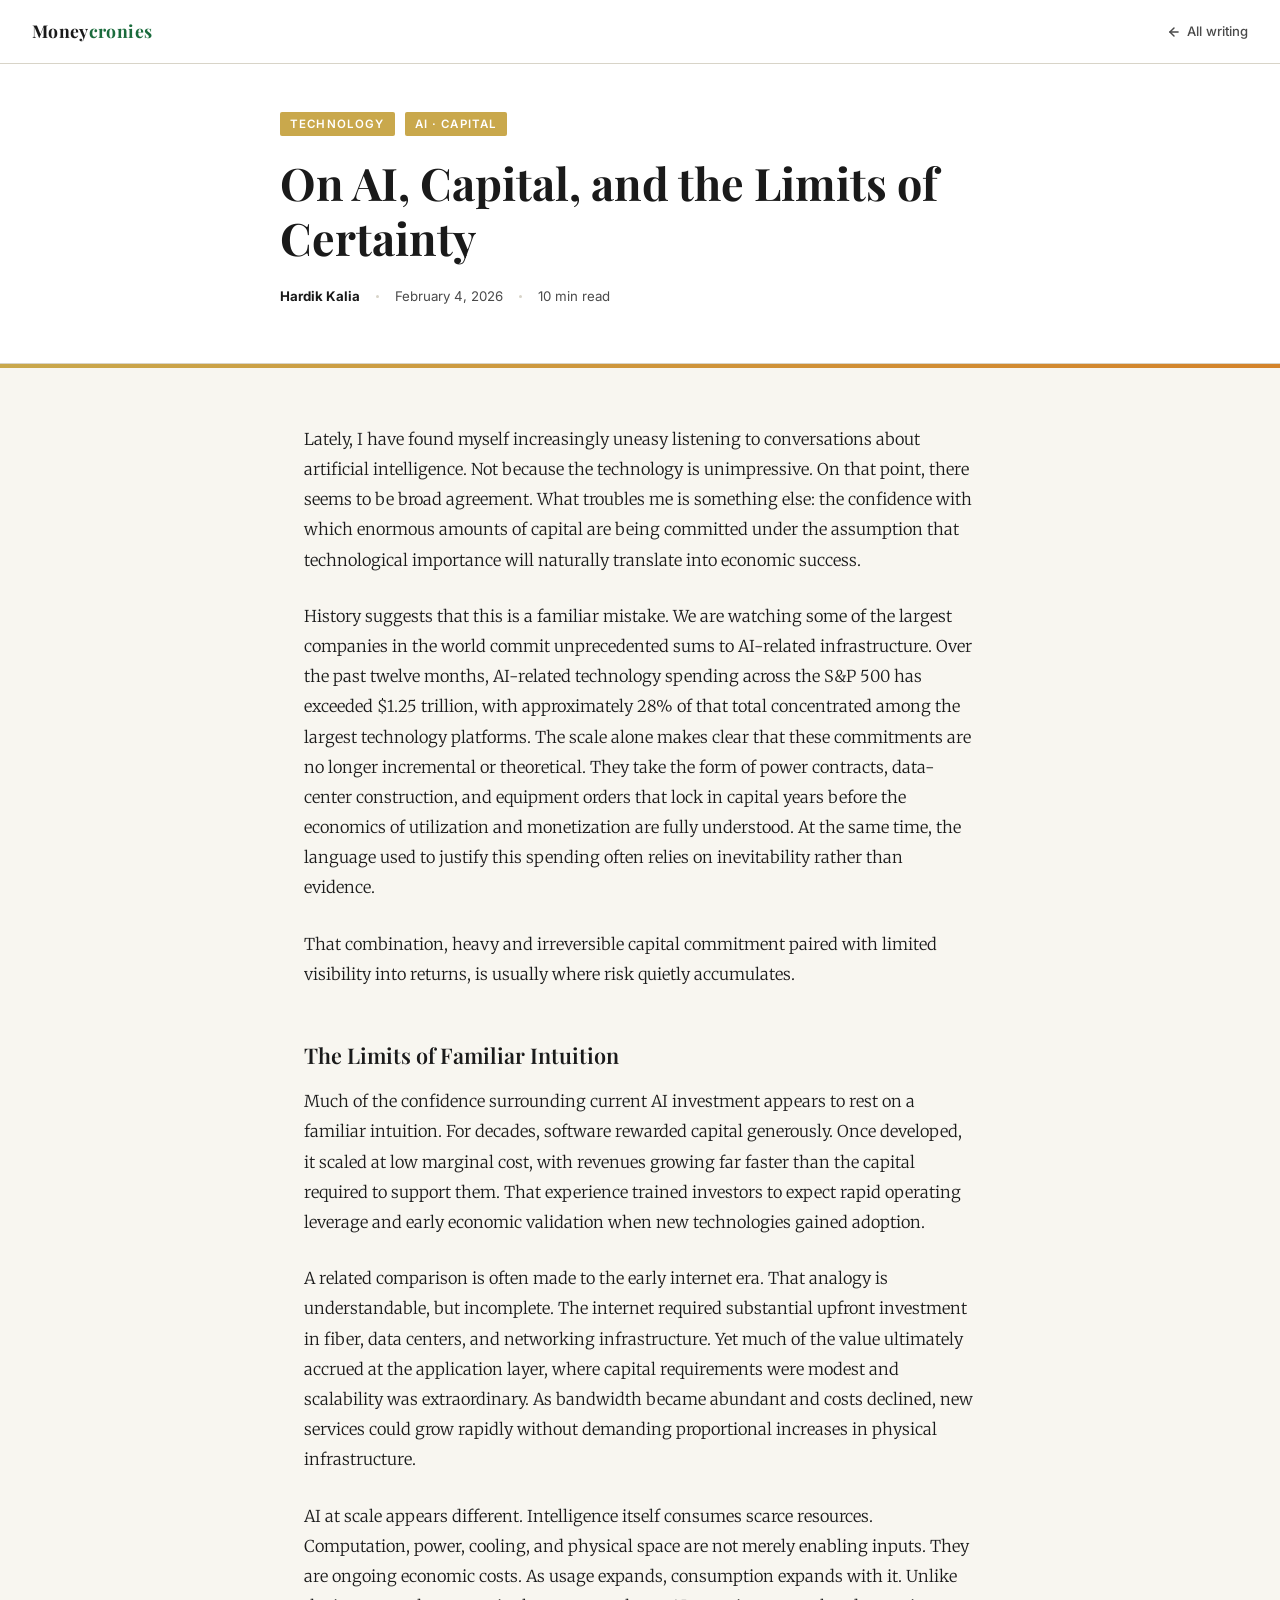
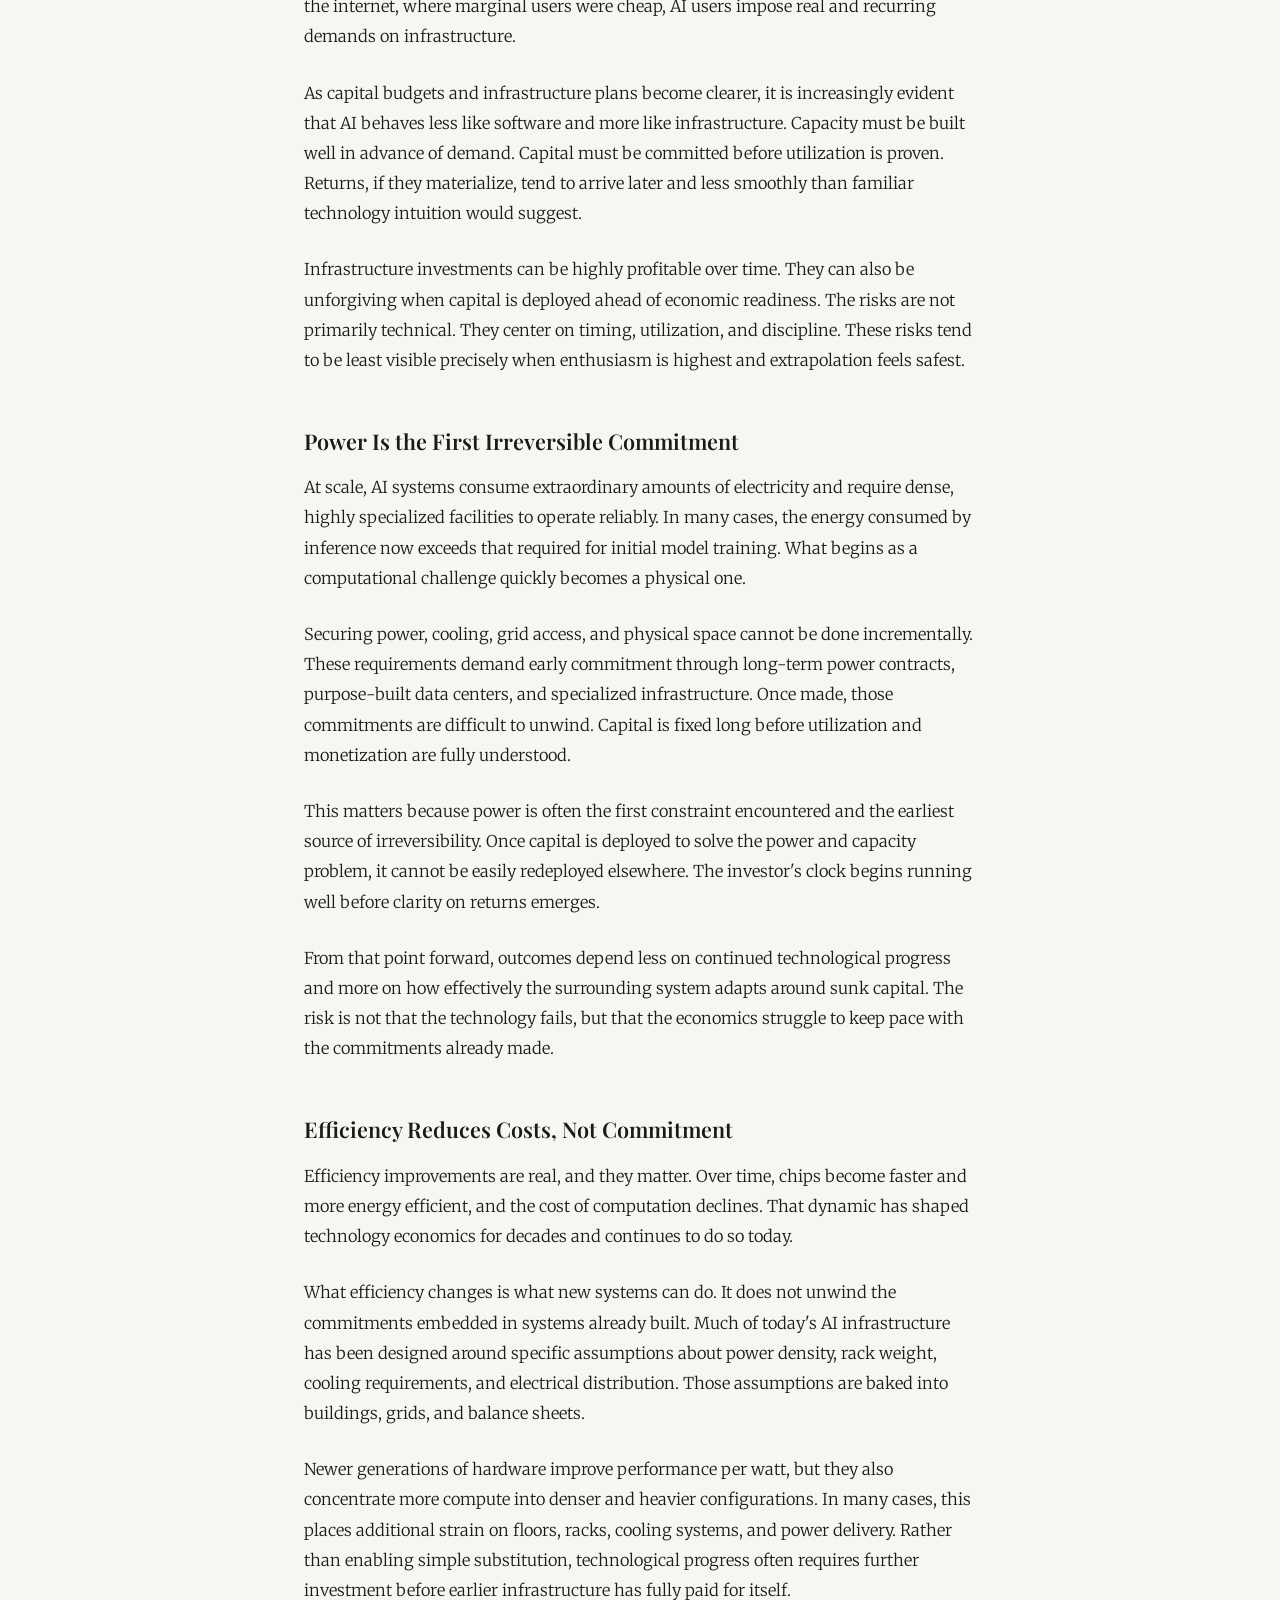
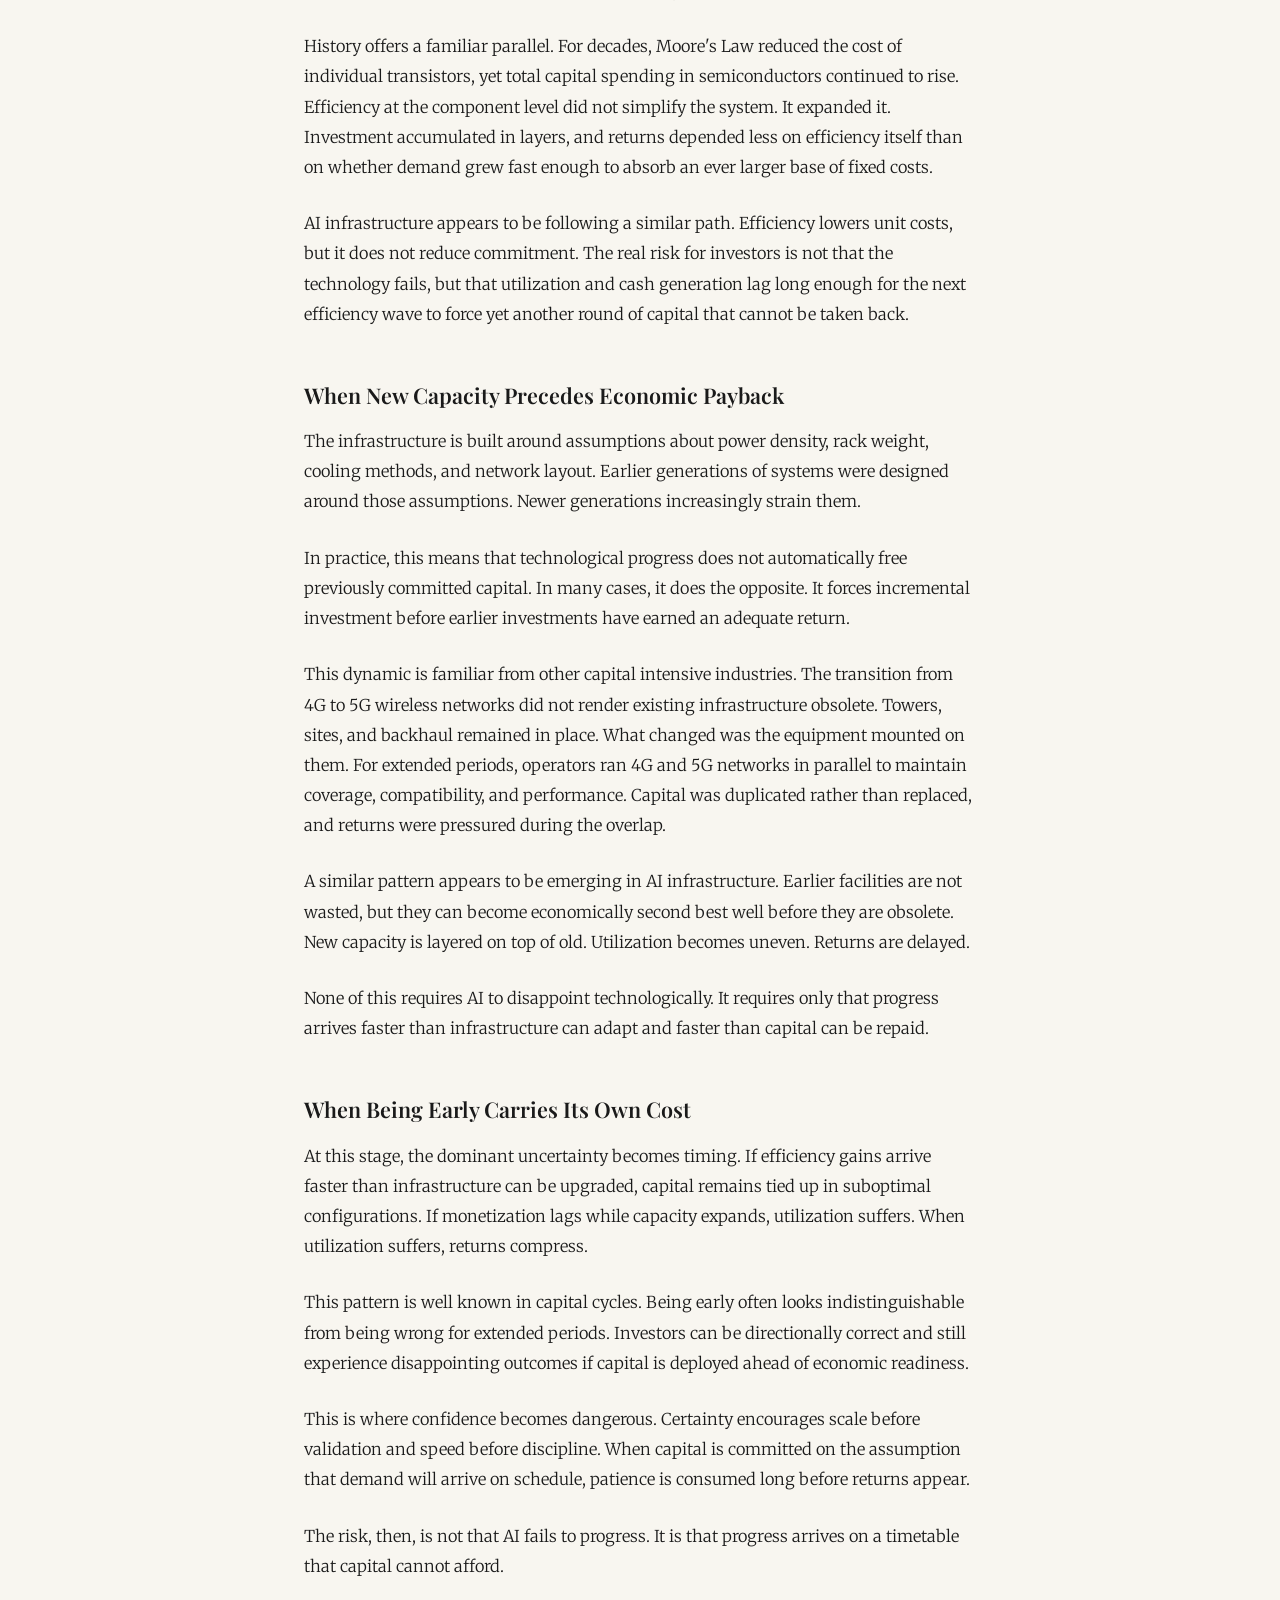
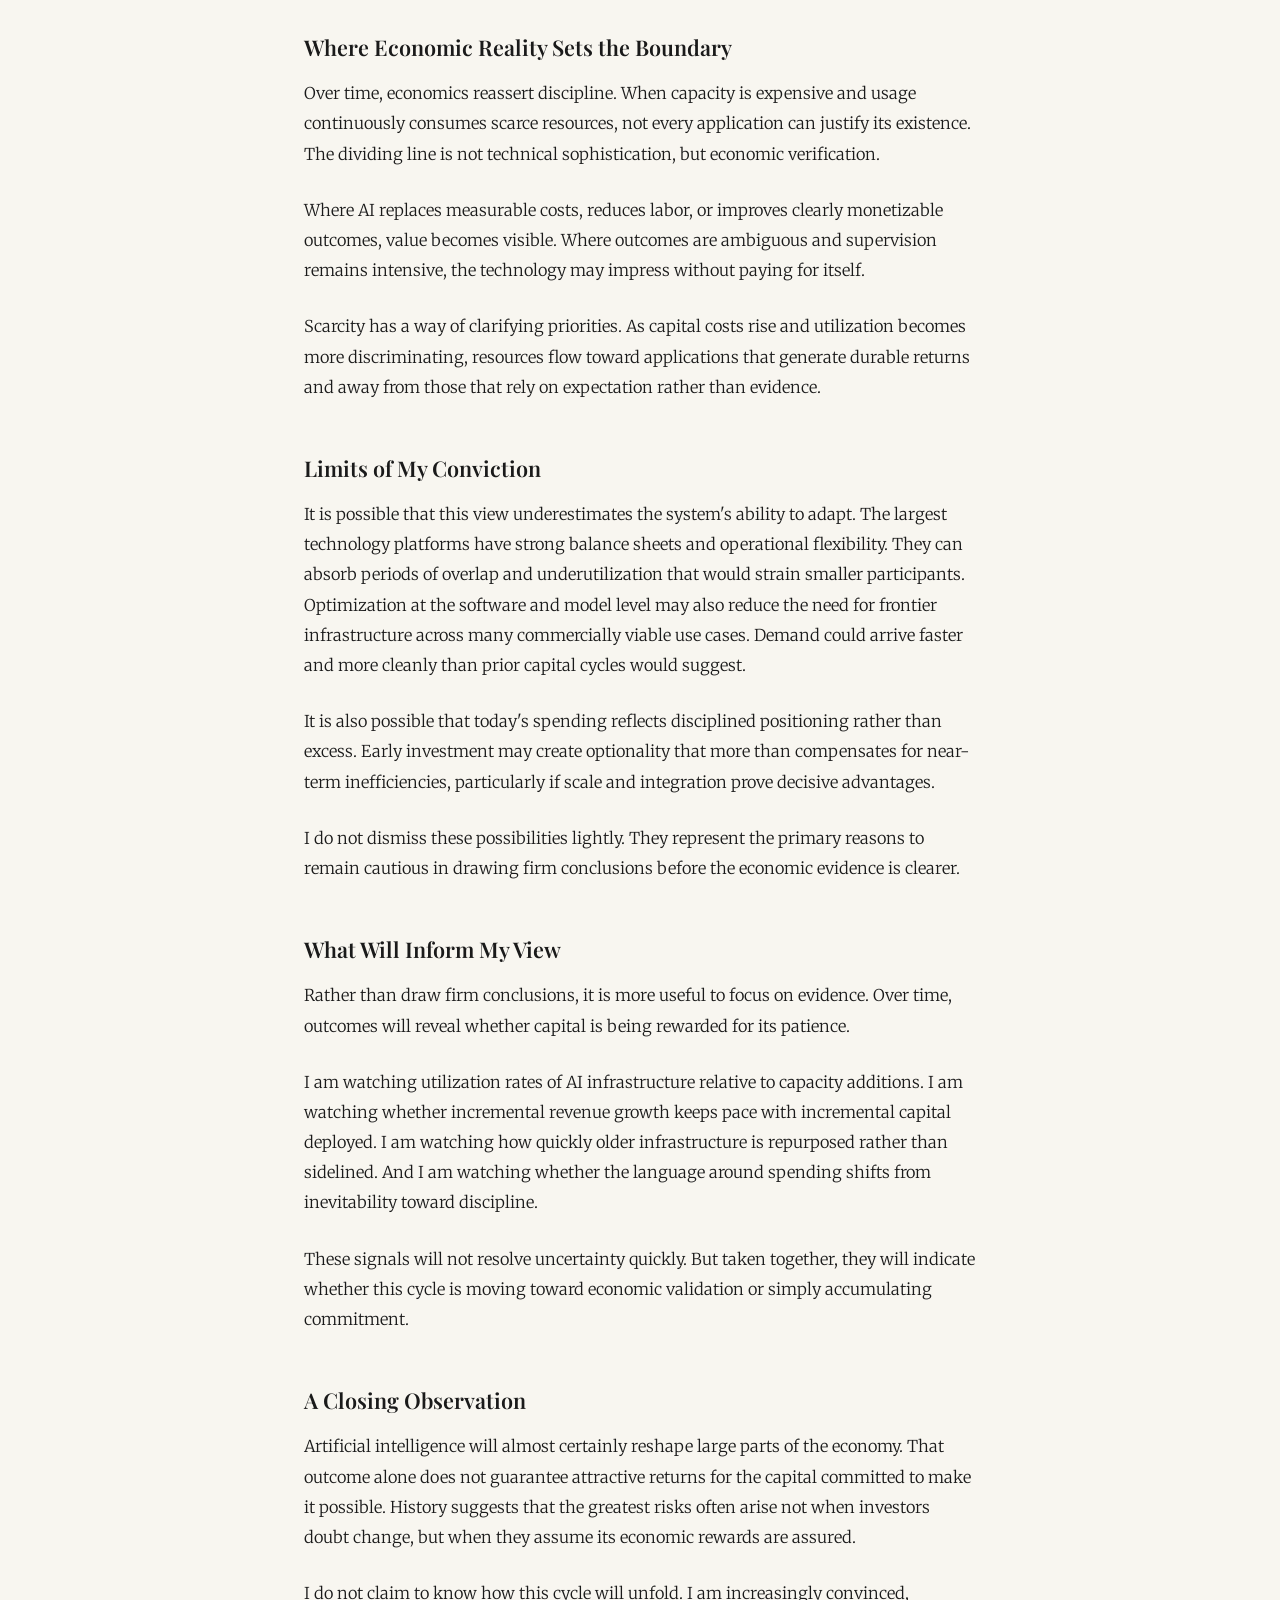
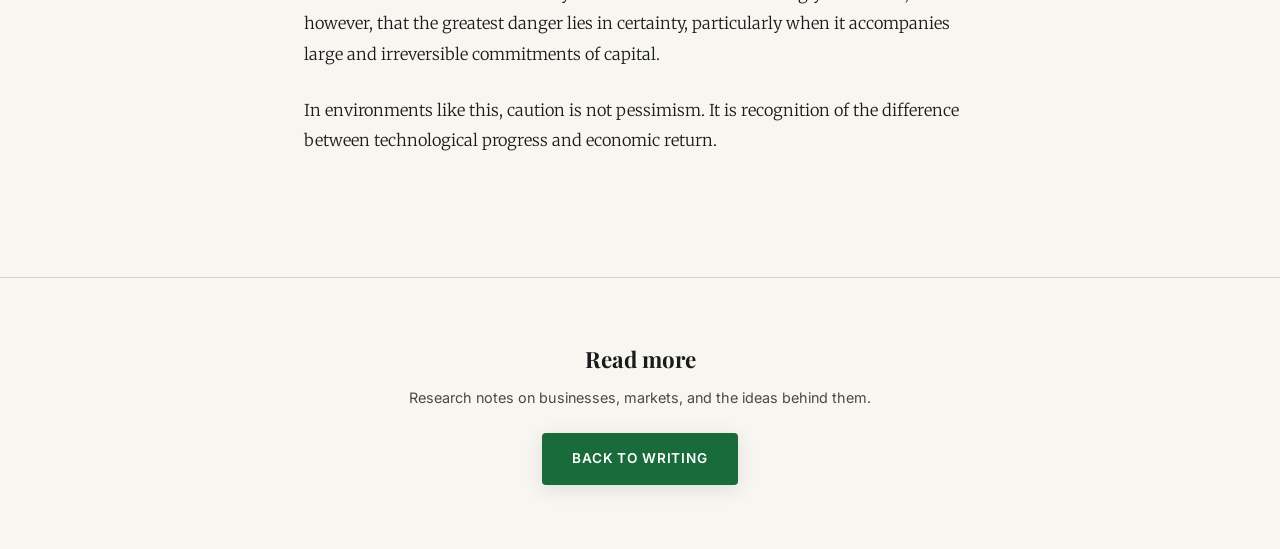
<file: articles/ai-capital-certainty.html>
<!DOCTYPE html>
<html lang="en">
<head>
  <meta charset="UTF-8" />
  <meta name="viewport" content="width=device-width, initial-scale=1.0" />
  <title>On AI, Capital, and the Limits of Certainty — Moneycronies</title>
  <meta name="description" content="Few doubt AI's importance. Far fewer understand the timing of its payoffs." />
  <link rel="stylesheet" href="../styles/main.css" />
  <link rel="preconnect" href="https://fonts.googleapis.com" />
  <link rel="preconnect" href="https://fonts.gstatic.com" crossorigin />
  <link href="https://fonts.googleapis.com/css2?family=Playfair+Display:ital,wght@0,400;0,600;0,700;1,400&family=Inter:wght@300;400;500;600&family=Merriweather:ital,wght@0,300;0,400;1,300&display=swap" rel="stylesheet" />
</head>
<body>

  <nav class="article-page-nav" aria-label="Site navigation">
    <a href="../index.html" class="nav-logo">Money<span>cronies</span></a>
    <a href="../portfolio.html#pieces" class="article-back">
      <svg width="14" height="14" viewBox="0 0 24 24" fill="none" stroke="currentColor" stroke-width="2.5" stroke-linecap="round">
        <line x1="19" y1="12" x2="5" y2="12"/>
        <polyline points="12 19 5 12 12 5"/>
      </svg>
      All writing
    </a>
  </nav>

  <header class="article-hero">
    <div class="article-hero-inner">
      <div class="article-tag-row">
        <span class="article-tag article-tag-gold">Technology</span>
        <span class="article-tag article-tag-gold">AI · Capital</span>
      </div>
      <h1>On AI, Capital, and the Limits of Certainty</h1>
      <div class="article-byline">
        <strong>Hardik Kalia</strong>
        <span class="article-byline-dot"></span>
        <span>February 4, 2026</span>
        <span class="article-byline-dot"></span>
        <span>10 min read</span>
      </div>
    </div>
  </header>

  <div class="article-stripe" style="background: linear-gradient(90deg, var(--gold), #D4832A);"></div>

  <article class="article-body">

    <p>Lately, I have found myself increasingly uneasy listening to conversations about artificial intelligence. Not because the technology is unimpressive. On that point, there seems to be broad agreement. What troubles me is something else: the confidence with which enormous amounts of capital are being committed under the assumption that technological importance will naturally translate into economic success.</p>

    <p>History suggests that this is a familiar mistake. We are watching some of the largest companies in the world commit unprecedented sums to AI-related infrastructure. Over the past twelve months, AI-related technology spending across the S&P 500 has exceeded $1.25 trillion, with approximately 28% of that total concentrated among the largest technology platforms. The scale alone makes clear that these commitments are no longer incremental or theoretical. They take the form of power contracts, data-center construction, and equipment orders that lock in capital years before the economics of utilization and monetization are fully understood. At the same time, the language used to justify this spending often relies on inevitability rather than evidence.</p>

    <p>That combination, heavy and irreversible capital commitment paired with limited visibility into returns, is usually where risk quietly accumulates.</p>

    <h2>The Limits of Familiar Intuition</h2>

    <p>Much of the confidence surrounding current AI investment appears to rest on a familiar intuition. For decades, software rewarded capital generously. Once developed, it scaled at low marginal cost, with revenues growing far faster than the capital required to support them. That experience trained investors to expect rapid operating leverage and early economic validation when new technologies gained adoption.</p>

    <p>A related comparison is often made to the early internet era. That analogy is understandable, but incomplete. The internet required substantial upfront investment in fiber, data centers, and networking infrastructure. Yet much of the value ultimately accrued at the application layer, where capital requirements were modest and scalability was extraordinary. As bandwidth became abundant and costs declined, new services could grow rapidly without demanding proportional increases in physical infrastructure.</p>

    <p>AI at scale appears different. Intelligence itself consumes scarce resources. Computation, power, cooling, and physical space are not merely enabling inputs. They are ongoing economic costs. As usage expands, consumption expands with it. Unlike the internet, where marginal users were cheap, AI users impose real and recurring demands on infrastructure.</p>

    <p>As capital budgets and infrastructure plans become clearer, it is increasingly evident that AI behaves less like software and more like infrastructure. Capacity must be built well in advance of demand. Capital must be committed before utilization is proven. Returns, if they materialize, tend to arrive later and less smoothly than familiar technology intuition would suggest.</p>

    <p>Infrastructure investments can be highly profitable over time. They can also be unforgiving when capital is deployed ahead of economic readiness. The risks are not primarily technical. They center on timing, utilization, and discipline. These risks tend to be least visible precisely when enthusiasm is highest and extrapolation feels safest.</p>

    <h2>Power Is the First Irreversible Commitment</h2>

    <p>At scale, AI systems consume extraordinary amounts of electricity and require dense, highly specialized facilities to operate reliably. In many cases, the energy consumed by inference now exceeds that required for initial model training. What begins as a computational challenge quickly becomes a physical one.</p>

    <p>Securing power, cooling, grid access, and physical space cannot be done incrementally. These requirements demand early commitment through long-term power contracts, purpose-built data centers, and specialized infrastructure. Once made, those commitments are difficult to unwind. Capital is fixed long before utilization and monetization are fully understood.</p>

    <p>This matters because power is often the first constraint encountered and the earliest source of irreversibility. Once capital is deployed to solve the power and capacity problem, it cannot be easily redeployed elsewhere. The investor's clock begins running well before clarity on returns emerges.</p>

    <p>From that point forward, outcomes depend less on continued technological progress and more on how effectively the surrounding system adapts around sunk capital. The risk is not that the technology fails, but that the economics struggle to keep pace with the commitments already made.</p>

    <h2>Efficiency Reduces Costs, Not Commitment</h2>

    <p>Efficiency improvements are real, and they matter. Over time, chips become faster and more energy efficient, and the cost of computation declines. That dynamic has shaped technology economics for decades and continues to do so today.</p>

    <p>What efficiency changes is what new systems can do. It does not unwind the commitments embedded in systems already built. Much of today's AI infrastructure has been designed around specific assumptions about power density, rack weight, cooling requirements, and electrical distribution. Those assumptions are baked into buildings, grids, and balance sheets.</p>

    <p>Newer generations of hardware improve performance per watt, but they also concentrate more compute into denser and heavier configurations. In many cases, this places additional strain on floors, racks, cooling systems, and power delivery. Rather than enabling simple substitution, technological progress often requires further investment before earlier infrastructure has fully paid for itself.</p>

    <p>History offers a familiar parallel. For decades, Moore's Law reduced the cost of individual transistors, yet total capital spending in semiconductors continued to rise. Efficiency at the component level did not simplify the system. It expanded it. Investment accumulated in layers, and returns depended less on efficiency itself than on whether demand grew fast enough to absorb an ever larger base of fixed costs.</p>

    <p>AI infrastructure appears to be following a similar path. Efficiency lowers unit costs, but it does not reduce commitment. The real risk for investors is not that the technology fails, but that utilization and cash generation lag long enough for the next efficiency wave to force yet another round of capital that cannot be taken back.</p>

    <h2>When New Capacity Precedes Economic Payback</h2>

    <p>The infrastructure is built around assumptions about power density, rack weight, cooling methods, and network layout. Earlier generations of systems were designed around those assumptions. Newer generations increasingly strain them.</p>

    <p>In practice, this means that technological progress does not automatically free previously committed capital. In many cases, it does the opposite. It forces incremental investment before earlier investments have earned an adequate return.</p>

    <p>This dynamic is familiar from other capital intensive industries. The transition from 4G to 5G wireless networks did not render existing infrastructure obsolete. Towers, sites, and backhaul remained in place. What changed was the equipment mounted on them. For extended periods, operators ran 4G and 5G networks in parallel to maintain coverage, compatibility, and performance. Capital was duplicated rather than replaced, and returns were pressured during the overlap.</p>

    <p>A similar pattern appears to be emerging in AI infrastructure. Earlier facilities are not wasted, but they can become economically second best well before they are obsolete. New capacity is layered on top of old. Utilization becomes uneven. Returns are delayed.</p>

    <p>None of this requires AI to disappoint technologically. It requires only that progress arrives faster than infrastructure can adapt and faster than capital can be repaid.</p>

    <h2>When Being Early Carries Its Own Cost</h2>

    <p>At this stage, the dominant uncertainty becomes timing. If efficiency gains arrive faster than infrastructure can be upgraded, capital remains tied up in suboptimal configurations. If monetization lags while capacity expands, utilization suffers. When utilization suffers, returns compress.</p>

    <p>This pattern is well known in capital cycles. Being early often looks indistinguishable from being wrong for extended periods. Investors can be directionally correct and still experience disappointing outcomes if capital is deployed ahead of economic readiness.</p>

    <p>This is where confidence becomes dangerous. Certainty encourages scale before validation and speed before discipline. When capital is committed on the assumption that demand will arrive on schedule, patience is consumed long before returns appear.</p>

    <p>The risk, then, is not that AI fails to progress. It is that progress arrives on a timetable that capital cannot afford.</p>

    <h2>Where Economic Reality Sets the Boundary</h2>

    <p>Over time, economics reassert discipline. When capacity is expensive and usage continuously consumes scarce resources, not every application can justify its existence. The dividing line is not technical sophistication, but economic verification.</p>

    <p>Where AI replaces measurable costs, reduces labor, or improves clearly monetizable outcomes, value becomes visible. Where outcomes are ambiguous and supervision remains intensive, the technology may impress without paying for itself.</p>

    <p>Scarcity has a way of clarifying priorities. As capital costs rise and utilization becomes more discriminating, resources flow toward applications that generate durable returns and away from those that rely on expectation rather than evidence.</p>

    <h2>Limits of My Conviction</h2>

    <p>It is possible that this view underestimates the system's ability to adapt. The largest technology platforms have strong balance sheets and operational flexibility. They can absorb periods of overlap and underutilization that would strain smaller participants. Optimization at the software and model level may also reduce the need for frontier infrastructure across many commercially viable use cases. Demand could arrive faster and more cleanly than prior capital cycles would suggest.</p>

    <p>It is also possible that today's spending reflects disciplined positioning rather than excess. Early investment may create optionality that more than compensates for near-term inefficiencies, particularly if scale and integration prove decisive advantages.</p>

    <p>I do not dismiss these possibilities lightly. They represent the primary reasons to remain cautious in drawing firm conclusions before the economic evidence is clearer.</p>

    <h2>What Will Inform My View</h2>

    <p>Rather than draw firm conclusions, it is more useful to focus on evidence. Over time, outcomes will reveal whether capital is being rewarded for its patience.</p>

    <p>I am watching utilization rates of AI infrastructure relative to capacity additions. I am watching whether incremental revenue growth keeps pace with incremental capital deployed. I am watching how quickly older infrastructure is repurposed rather than sidelined. And I am watching whether the language around spending shifts from inevitability toward discipline.</p>

    <p>These signals will not resolve uncertainty quickly. But taken together, they will indicate whether this cycle is moving toward economic validation or simply accumulating commitment.</p>

    <h2>A Closing Observation</h2>

    <p>Artificial intelligence will almost certainly reshape large parts of the economy. That outcome alone does not guarantee attractive returns for the capital committed to make it possible. History suggests that the greatest risks often arise not when investors doubt change, but when they assume its economic rewards are assured.</p>

    <p>I do not claim to know how this cycle will unfold. I am increasingly convinced, however, that the greatest danger lies in certainty, particularly when it accompanies large and irreversible commitments of capital.</p>

    <p>In environments like this, caution is not pessimism. It is recognition of the difference between technological progress and economic return.</p>

  </article>

  <div class="article-footer-cta">
    <h3>Read more</h3>
    <p>Research notes on businesses, markets, and the ideas behind them.</p>
    <a href="../portfolio.html#pieces" class="btn-primary">Back to Writing</a>
  </div>

</body>
</html>
</file>
<file: styles/main.css>
/* ============================================================
   MONEYCRONIES — Main Stylesheet
   Palette: White #FFFFFF | Green #1A6B3C | Teal #0A4D6E | Blue #1B6CA8
   ============================================================ */

@import url('https://fonts.googleapis.com/css2?family=Playfair+Display:ital,wght@0,400;0,600;0,700;1,400&family=Inter:wght@300;400;500;600&family=Merriweather:ital,wght@0,300;0,400;1,300&display=swap');

/* ── Reset & Base ── */
*, *::before, *::after { box-sizing: border-box; margin: 0; padding: 0; }

:root {
  --white:       #FFFFFF;
  --cream:       #F8F6F0;
  --ink:         #1A1A1A;
  --ink-light:   #4A4A4A;
  --green:       #1A6B3C;
  --green-light: #2E8B57;
  --green-muted: #D6EDE0;
  --blue:        #1B6CA8;
  --blue-deep:   #0A4D6E;
  --blue-muted:  #D0E8F5;
  --gold:        #C9A84C;
  --border:      #D8D4C8;

  --font-serif:  'Playfair Display', Georgia, serif;
  --font-body:   'Inter', system-ui, sans-serif;
  --font-read:   'Merriweather', Georgia, serif;

  --max-w:       1100px;
  --radius:      4px;
  --shadow-sm:   0 1px 4px rgba(0,0,0,0.08);
  --shadow-md:   0 4px 20px rgba(0,0,0,0.10);
  --shadow-lg:   0 10px 40px rgba(0,0,0,0.14);
  --transition:  0.3s ease;
}

html { scroll-behavior: smooth; font-size: 16px; }

body {
  font-family: var(--font-body);
  color: var(--ink);
  background: var(--cream);
  line-height: 1.6;
  overflow-x: hidden;
}

a { color: inherit; text-decoration: none; }
img { max-width: 100%; display: block; }

/* ── Utility ── */
.container { max-width: var(--max-w); margin: 0 auto; padding: 0 24px; }
.sr-only { position: absolute; width: 1px; height: 1px; overflow: hidden; clip: rect(0,0,0,0); }

/* ── Scrollbar ── */
::-webkit-scrollbar { width: 6px; }
::-webkit-scrollbar-track { background: var(--cream); }
::-webkit-scrollbar-thumb { background: var(--green); border-radius: 3px; }

/* ============================================================
   HERO PAGE  (index.html)
   ============================================================ */

/* ── Nav — always cream, always-green logo ── */
.site-nav {
  position: fixed;
  top: 0; left: 0; right: 0;
  z-index: 100;
  padding: 18px 32px;
  display: flex;
  justify-content: space-between;
  align-items: center;
  background: rgba(248, 246, 240, 0.97);
  backdrop-filter: blur(10px);
  -webkit-backdrop-filter: blur(10px);
  box-shadow: 0 1px 0 rgba(0,0,0,0.07);
}

/* Logo — always brand green */
.nav-logo {
  font-family: var(--font-serif);
  font-size: 1.25rem;
  font-weight: 700;
  color: var(--green);
  letter-spacing: 0.02em;
}
.nav-logo span { color: var(--blue-deep); }

/* Nav links — always ink */
.nav-links { display: flex; gap: 28px; list-style: none; }
.nav-links a {
  font-size: 0.875rem;
  font-weight: 500;
  color: var(--ink-light);
  letter-spacing: 0.04em;
  text-transform: uppercase;
  transition: color var(--transition);
}
.nav-links a:hover { color: var(--green); }

/* Fixed wave bar — canvas-based organic ocean */
.fixed-wave {
  position: fixed;
  top: 56px;
  left: 0;
  right: 0;
  height: 160px;
  z-index: 99;
  overflow: hidden;
  pointer-events: none;
  /*
    Cream at the very top covers the gap above wave crests.
    Below that, fade fully to transparent so the ocean SVG behind
    shows through — eliminating any visible seam at the bar's bottom edge.
  */
  background: linear-gradient(
    to bottom,
    var(--cream)             0px,
    var(--cream)            22px,
    rgba(21,101,168,0.85)   45%,
    rgba(21,101,168,0.20)   80%,
    transparent            100%
  );
}
#waveCanvas {
  position: absolute;
  inset: 0;
  width: 100%;
  height: 100%;
  display: block;
}

/* ══════════════════════════════════════════════════
   HERO — Scroll-driven ocean dive
   The wrapper is tall (280vh); the inner div is sticky
   so the scene stays in the viewport while the user
   scrolls, driving the turtle along an SVG path.
══════════════════════════════════════════════════ */

/* Tall scroll container — 500vh gives room for 4 depth panels */
.hero-scroll-wrapper {
  position: relative;
  height: 500vh;
}

/* Sticky viewport — ocean lives here */
.hero-sticky {
  position: sticky;
  top: 0;
  height: 100vh;
  overflow: hidden;
}

/* Smooth gradient vignettes — top and bottom of the ocean */
.hero-sticky::before,
.hero-sticky::after {
  content: '';
  position: absolute;
  left: 0;
  right: 0;
  z-index: 6;          /* above ocean SVG, below depth panels (z-index 7+) */
  pointer-events: none;
}
/* Top vignette — removed; nav is always cream, no scrim needed */
.hero-sticky::before {
  top: 0;
  height: 112px; /* matches nav (60px) + wave bar (52px) */
  background: transparent;
}
/* Bottom vignette — fades deep ocean into the dark seabed below */
.hero-sticky::after {
  bottom: 0;
  height: 22vh;
  background: linear-gradient(
    to bottom,
    transparent        0%,
    rgba(2,18,34,0.25) 30%,
    rgba(2,18,34,0.72) 60%,
    rgba(2,18,34,0.95) 82%,
    #021525            100%
  );
}

/* Full-bleed ocean SVG */
.ocean-scene {
  position: absolute;
  inset: 0;
  width: 100%;
  height: 100%;
  display: block;
}

/* ── Hero text overlay ── */
.hero-content {
  position: absolute;
  top: 54%;
  left: 50%;
  transform: translate(-50%, -50%);
  z-index: 10;
  text-align: center;
  max-width: 680px;
  width: calc(100% - 48px);
  padding: 40px 48px;
  /* Solid card floating in the ocean */
  background: rgba(248, 246, 240, 0.96);
  backdrop-filter: blur(8px);
  -webkit-backdrop-filter: blur(8px);
  border: 1px solid rgba(255, 255, 255, 0.70);
  border-radius: 6px;
  box-shadow: 0 8px 40px rgba(4, 30, 48, 0.25);
  will-change: opacity, transform;
}

.hero-eyebrow {
  display: inline-block;
  font-size: 0.72rem;
  font-weight: 600;
  letter-spacing: 0.2em;
  text-transform: uppercase;
  color: var(--green);
  margin-bottom: 18px;
  padding: 5px 14px;
  border: 1px solid var(--green);
  border-radius: 20px;
}

.hero-title {
  font-family: var(--font-serif);
  font-size: clamp(2.4rem, 5.5vw, 4.4rem);
  font-weight: 700;
  line-height: 1.12;
  color: var(--ink);
  margin-bottom: 24px;
}
.hero-title em    { font-style: italic; color: var(--blue-deep); }
.hero-title .accent { color: var(--green); }

.hero-sub {
  font-family: var(--font-read);
  font-size: 1rem;
  font-weight: 300;
  line-height: 1.75;
  color: var(--ink-light);
  max-width: 500px;
  margin: 0 auto 36px;
}

/* ── CTA button ── */
.btn-primary {
  display: inline-flex;
  align-items: center;
  gap: 10px;
  padding: 15px 34px;
  background: var(--green);
  color: var(--white);
  font-family: var(--font-body);
  font-size: 0.875rem;
  font-weight: 600;
  letter-spacing: 0.06em;
  text-transform: uppercase;
  border: 2px solid var(--green);
  border-radius: var(--radius);
  cursor: pointer;
  transition: background var(--transition), color var(--transition), transform 0.2s;
  box-shadow: var(--shadow-md);
}
.btn-primary:hover {
  background: transparent;
  color: var(--green);
  transform: translateY(-2px);
}
.btn-primary svg { transition: transform 0.3s; }
.btn-primary:hover svg { transform: translateY(3px); }

/* ── Scroll prompt ── */
.scroll-cue {
  position: absolute;
  bottom: 28px;
  left: 50%;
  transform: translateX(-50%);
  z-index: 10;
  display: flex;
  flex-direction: column;
  align-items: center;
  gap: 6px;
  color: rgba(255,255,255,0.7);
  font-size: 0.68rem;
  letter-spacing: 0.18em;
  text-transform: uppercase;
  animation: bob 2s ease-in-out infinite;
  will-change: opacity;
}
.scroll-cue svg { width: 20px; height: 20px; }

@keyframes bob {
  0%, 100% { transform: translateX(-50%) translateY(0); }
  50%       { transform: translateX(-50%) translateY(7px); }
}

/* ── Turtle trail bubbles (CSS animation, SVG-local coords) ── */
.tb {
  animation: trail-float 2.4s ease-out infinite;
  transform-box: fill-box;
  transform-origin: center;
}
.tb:nth-child(1) { animation-delay: 0s;    animation-duration: 2.2s; }
.tb:nth-child(2) { animation-delay: 0.55s; animation-duration: 2.8s; }
.tb:nth-child(3) { animation-delay: 1.1s;  animation-duration: 2.4s; }
.tb:nth-child(4) { animation-delay: 1.65s; animation-duration: 3s;   }

@keyframes trail-float {
  0%   { transform: translateY(0)    scale(1);   opacity: 0.75; }
  60%  { transform: translateY(-20px) scale(1.1); opacity: 0.4;  }
  100% { transform: translateY(-38px) scale(0.7); opacity: 0;    }
}

/* ══════════════════════════════════════════════════
   DEPTH CONTENT PANELS
   Positioned absolutely inside .hero-sticky.
   Revealed progressively via JS-added .visible class.
══════════════════════════════════════════════════ */
.depth-panel {
  position: absolute;
  /* Horizontally centred — JS applies translateX/Y offset to slide in/out */
  left: 50%;
  top: 52%;
  width: 490px;
  max-width: calc(100vw - 48px);
  padding: 32px 38px;
  /* Dark ocean glass */
  background: rgba(2, 18, 34, 0.82);
  backdrop-filter: blur(20px);
  -webkit-backdrop-filter: blur(20px);
  border: 1px solid rgba(255, 255, 255, 0.12);
  border-radius: 2px;
  border-left: 2px solid rgba(27, 108, 168, 0.60);
  color: rgba(255, 255, 255, 0.88);
  z-index: 8;
  /* JS drives opacity and transform — no CSS transition */
  opacity: 0;
  transform: translateX(-50%) translateY(-50%);
  pointer-events: none;
  will-change: transform, opacity;
}

/* Centre panel — top border instead of left */
.dp-centre {
  border-left: none;
  border-top: 2px solid rgba(27, 108, 168, 0.60);
  text-align: center;
  width: 530px;
  max-width: calc(100vw - 40px);
}

/* Depth tag — e.g. "30 m · The Framework" */
.dp-depth-tag {
  font-family: var(--font-body);
  font-size: 0.62rem;
  font-weight: 700;
  letter-spacing: 0.22em;
  text-transform: uppercase;
  color: rgba(107, 191, 216, 0.85);
  margin-bottom: 14px;
}

/* Panel headings */
.dp-title {
  font-family: var(--font-serif);
  font-size: 1.18rem;
  font-weight: 600;
  line-height: 1.35;
  color: rgba(255, 255, 255, 0.95);
  margin-bottom: 16px;
}

/* Numbered list (framework) */
.dp-list {
  padding-left: 20px;
  margin-bottom: 16px;
}
.dp-list li {
  font-family: var(--font-read);
  font-size: 0.88rem;
  font-weight: 300;
  line-height: 1.7;
  color: rgba(255, 255, 255, 0.75);
  margin-bottom: 8px;
}
.dp-list li::marker { color: rgba(107, 191, 216, 0.7); }

/* Excerpt paragraph */
.dp-excerpt {
  font-family: var(--font-read);
  font-size: 0.88rem;
  font-weight: 300;
  line-height: 1.75;
  color: rgba(255, 255, 255, 0.70);
  margin-bottom: 20px;
}

/* Small note / body text */
.dp-note {
  font-family: var(--font-read);
  font-size: 0.84rem;
  font-weight: 300;
  line-height: 1.75;
  color: rgba(255, 255, 255, 0.62);
  margin-top: 12px;
}

/* Quote block inside panel */
.dp-quote {
  font-family: var(--font-serif);
  font-size: 1.05rem;
  font-style: italic;
  line-height: 1.6;
  color: rgba(255, 255, 255, 0.90);
  border-left: none;
  padding: 0;
  margin-bottom: 16px;
}
.dp-quote cite {
  display: block;
  font-family: var(--font-body);
  font-style: normal;
  font-size: 0.68rem;
  font-weight: 600;
  letter-spacing: 0.14em;
  text-transform: uppercase;
  color: rgba(107, 191, 216, 0.7);
  margin-top: 8px;
}

/* Inline text link */
.dp-link {
  display: inline-flex;
  align-items: center;
  gap: 6px;
  font-family: var(--font-body);
  font-size: 0.72rem;
  font-weight: 600;
  letter-spacing: 0.1em;
  text-transform: uppercase;
  color: rgba(107, 191, 216, 0.9);
  transition: color 0.2s, gap 0.2s;
}
.dp-link:hover { color: white; gap: 10px; }

/* CTA button inside centre panel */
.dp-cta-btn {
  display: inline-flex;
  align-items: center;
  gap: 10px;
  margin-top: 20px;
  padding: 12px 28px;
  background: var(--green);
  color: white;
  font-family: var(--font-body);
  font-size: 0.8rem;
  font-weight: 600;
  letter-spacing: 0.08em;
  text-transform: uppercase;
  border: 1px solid var(--green);
  border-radius: var(--radius);
  transition: background 0.25s, transform 0.2s;
}
.dp-cta-btn:hover { background: transparent; border-color: var(--green-light); transform: translateY(-2px); }

/* ══════════════════════════════════════════════════
   DEPTH METER (right edge of hero)
   A thin vertical gauge that fills as user scrolls.
══════════════════════════════════════════════════ */
.depth-meter {
  position: absolute;
  right: 22px;
  top: 50%;
  transform: translateY(-50%);
  height: 60vh;
  z-index: 8;
  display: flex;
  align-items: flex-start;
}
.dm-track {
  width: 2px;
  height: 100%;
  background: rgba(255, 255, 255, 0.12);
  border-radius: 1px;
  position: relative;
  overflow: hidden;
}
.dm-fill {
  position: absolute;
  top: 0; left: 0; right: 0;
  height: 0%;
  background: linear-gradient(to bottom, rgba(107,191,216,0.8), rgba(27,108,168,0.5));
  border-radius: 1px;
  transition: height 0.1s linear;
}
.dm-labels {
  position: absolute;
  left: 10px;
  top: 0; bottom: 0;
  width: 52px;
}
.dm-label {
  position: absolute;
  font-family: var(--font-body);
  font-size: 0.58rem;
  font-weight: 600;
  letter-spacing: 0.1em;
  text-transform: uppercase;
  color: rgba(255, 255, 255, 0.38);
  white-space: nowrap;
  transform: translateY(-50%);
}
.dm-dot {
  position: absolute;
  right: 26px;
  top: 50%;
  width: 7px;
  height: 7px;
  border-radius: 50%;
  background: rgba(107, 191, 216, 0.9);
  transform: translateX(50%) translateY(-50%);
  box-shadow: 0 0 8px rgba(107, 191, 216, 0.6);
  transition: top 0.12s linear;
}
.dm-depth-readout {
  position: absolute;
  right: 30px;
  top: calc(50% + 14px);
  font-family: var(--font-body);
  font-size: 0.6rem;
  font-weight: 700;
  letter-spacing: 0.1em;
  color: rgba(107, 191, 216, 0.7);
  white-space: nowrap;
  transition: top 0.12s linear;
}

/* ── Stats bar — ocean floor treasure chest ── */
.stats-bar {
  display: flex;
  justify-content: center;
  gap: 0;
  position: relative;
  background: linear-gradient(to bottom, #021525 0%, #041c35 100%);
  border-bottom: none;
  overflow: hidden;
}
/* Glinting mineral seam at the top — like a vein of gold on the seabed */
.stats-bar::before {
  content: '';
  position: absolute;
  top: 0; left: 0; right: 0;
  height: 1px;
  background: linear-gradient(
    to right,
    transparent          0%,
    rgba(201,168,76,0.5) 18%,
    rgba(248,246,240,0.6) 50%,
    rgba(201,168,76,0.5) 82%,
    transparent          100%
  );
}
.stat-item {
  flex: 1;
  max-width: 220px;
  padding: 32px 24px;
  text-align: center;
  border-right: 1px solid rgba(255,255,255,0.07);
  transition: background var(--transition);
}
.stat-item:last-child { border-right: none; }
.stat-item:hover { background: rgba(201,168,76,0.06); }
/* Gold treasure numbers — glinting in the deep */
.stat-num {
  font-family: var(--font-serif);
  font-size: 2.1rem;
  font-weight: 700;
  color: var(--gold);
  text-shadow: 0 0 28px rgba(201,168,76,0.40);
  display: block;
}
.stat-label {
  font-size: 0.72rem;
  letter-spacing: 0.12em;
  text-transform: uppercase;
  color: rgba(248,246,240,0.46);
  margin-top: 6px;
}

/* ── Teaser quote — inscription found at the ocean floor ── */
.teaser-quote {
  padding: 88px 24px 96px;
  text-align: center;
  position: relative;
  background: linear-gradient(
    to bottom,
    #041c35  0%,
    #062d52 30%,
    #062d52 60%,
    #0d1408 78%,   /* deep forest floor — sediment and silt */
    #150f04 92%,   /* warm dark wood — chest begins */
    #1a1005 100%   /* exactly matches footer top — seamless join */
  );
  overflow: hidden;
}
/* Soft bioluminescent halo around the quote */
.teaser-quote::before {
  content: '';
  position: absolute;
  top: 50%; left: 50%;
  transform: translate(-50%, -50%);
  width: 60%; height: 70%;
  background: radial-gradient(
    ellipse at center,
    rgba(27,108,168,0.14) 0%,
    transparent 68%
  );
  pointer-events: none;
}
.teaser-quote blockquote {
  font-family: var(--font-serif);
  font-size: clamp(1.3rem, 3vw, 2rem);
  font-style: italic;
  color: rgba(248,246,240,0.88);
  max-width: 760px;
  margin: 0 auto;
  line-height: 1.58;
  position: relative;   /* above the ::before glow */
  z-index: 1;
}
.teaser-quote cite {
  display: block;
  margin-top: 22px;
  font-family: var(--font-body);
  font-size: 0.80rem;
  font-style: normal;
  color: var(--gold);
  letter-spacing: 0.12em;
  text-transform: uppercase;
}
.quote-mark {
  font-family: var(--font-serif);
  font-size: 6rem;
  line-height: 0;
  vertical-align: -0.4em;
  color: rgba(201,168,76,0.18);
  display: inline;
}

/* ============================================================
   PORTFOLIO PAGE  (portfolio.html)
   ============================================================ */

.page-header {
  padding: 120px 24px 64px;
  text-align: center;
  background: var(--white);
  border-bottom: 1px solid var(--border);
}
.page-header h1 {
  font-family: var(--font-serif);
  font-size: clamp(2rem, 4vw, 3.2rem);
  color: var(--ink);
  margin-bottom: 12px;
}
.page-header p {
  color: var(--ink-light);
  font-size: 1rem;
  max-width: 480px;
  margin: 0 auto;
}

/* ── Section nav tabs ── */
.section-tabs {
  position: sticky;
  top: 0;
  z-index: 50;
  background: var(--white);
  border-bottom: 1px solid var(--border);
  box-shadow: var(--shadow-sm);
}
.tabs-inner {
  max-width: var(--max-w);
  margin: 0 auto;
  padding: 0 24px;
  display: flex;
  gap: 0;
  overflow-x: auto;
  scrollbar-width: none;
}
.tabs-inner::-webkit-scrollbar { display: none; }
.tab-link {
  display: flex;
  align-items: center;
  gap: 8px;
  padding: 18px 24px;
  font-size: 0.875rem;
  font-weight: 500;
  color: var(--ink-light);
  letter-spacing: 0.04em;
  white-space: nowrap;
  border-bottom: 2px solid transparent;
  transition: all var(--transition);
  cursor: pointer;
}
.tab-link:hover { color: var(--green); }
.tab-link.active { color: var(--green); border-bottom-color: var(--green); }
.tab-link svg { width: 16px; height: 16px; flex-shrink: 0; }

/* ── Generic section wrapper ── */
.portfolio-section {
  padding: 80px 0;
  border-bottom: 1px solid var(--border);
}
.portfolio-section:last-child { border-bottom: none; }
.section-head {
  margin-bottom: 48px;
}
.section-badge {
  display: inline-block;
  font-size: 0.7rem;
  font-weight: 700;
  letter-spacing: 0.18em;
  text-transform: uppercase;
  color: var(--blue-deep);
  background: var(--blue-muted);
  padding: 4px 12px;
  border-radius: 2px;
  margin-bottom: 12px;
}
.section-title {
  font-family: var(--font-serif);
  font-size: clamp(1.6rem, 3vw, 2.4rem);
  font-weight: 700;
  color: var(--ink);
  margin-bottom: 12px;
}
.section-desc {
  color: var(--ink-light);
  font-size: 0.95rem;
  max-width: 520px;
  line-height: 1.7;
}

/* ── PIECES — Article cards ── */
.pieces-grid {
  display: grid;
  grid-template-columns: repeat(auto-fill, minmax(300px, 1fr));
  gap: 28px;
}
.article-card {
  display: block;
  text-decoration: none;
  color: inherit;
  background: var(--white);
  border: 1px solid var(--border);
  border-radius: var(--radius);
  overflow: hidden;
  position: relative;
  transition: transform var(--transition), box-shadow var(--transition);
  /* Turtle cursor on hover over article cards */
  cursor: url("data:image/svg+xml,%3Csvg xmlns='http://www.w3.org/2000/svg' width='28' height='28' viewBox='0 0 28 28'%3E%3Cellipse cx='13' cy='14' rx='8' ry='5' fill='%231A6B3C'/%3E%3Cellipse cx='21' cy='14' rx='3' ry='2.5' fill='%23254f34'/%3E%3Ccircle cx='22' cy='13' r='.9' fill='white' opacity='.7'/%3E%3Cpath d='M12,9 C9,5 5,6 7,9Z' fill='%231c4c2e'/%3E%3Cpath d='M12,19 C9,23 5,22 7,19Z' fill='%231c4c2e'/%3E%3Cpath d='M7,12 C3,11 3,15 6,14Z' fill='%231c4c2e'/%3E%3Cpath d='M7,16 C3,15 3,19 6,18Z' fill='%231c4c2e'/%3E%3C/svg%3E") 14 14, pointer;
}
.article-card:hover {
  transform: translateY(-4px);
  box-shadow: var(--shadow-lg);
}
.card-stripe {
  height: 4px;
  background: linear-gradient(90deg, var(--green), var(--blue));
}
.card-body { padding: 28px; }
.card-tag {
  font-size: 0.7rem;
  font-weight: 700;
  letter-spacing: 0.14em;
  text-transform: uppercase;
  color: var(--green);
  margin-bottom: 10px;
}
.card-title {
  font-family: var(--font-serif);
  font-size: 1.15rem;
  font-weight: 600;
  line-height: 1.35;
  color: var(--ink);
  margin-bottom: 10px;
}
.card-excerpt {
  font-size: 0.875rem;
  color: var(--ink-light);
  line-height: 1.65;
  margin-bottom: 20px;
}
.card-meta {
  display: flex;
  align-items: center;
  justify-content: space-between;
  font-size: 0.75rem;
  color: var(--ink-light);
  border-top: 1px solid var(--border);
  padding-top: 14px;
}
.card-read-more {
  color: var(--green);
  font-weight: 600;
  font-size: 0.8rem;
  letter-spacing: 0.06em;
  text-transform: uppercase;
  display: flex;
  align-items: center;
  gap: 4px;
  transition: gap var(--transition);
}
.article-card:hover .card-read-more { gap: 8px; }

/* ── Card turtle trail SVGs ── */
/* Stacking is handled purely by DOM order, no z-index needed:
   curveSvg inserted BEFORE .card-body  → paints behind text
   boxSvg   appended AFTER  .card-body  → paints above text   */
.card-trail-svg,
.card-trail-rect-svg {
  position: absolute;
  inset: 0;
  width: 100%;
  height: 100%;
  pointer-events: none;
  opacity: 0;
}
.card-trail-svg {
  transition: opacity 0.25s ease;
}
/* Box: spring scale from READ button origin, set dynamically via JS */
.card-trail-rect-svg {
  transition: opacity 0.25s ease,
              transform 0.38s cubic-bezier(0.34, 1.56, 0.64, 1);
  transform: scale(0.88);
}
.article-card:hover .card-trail-svg     { opacity: 1; }
.article-card:hover .card-trail-rect-svg { opacity: 1; transform: scale(1); }

/* Flowing dotted bezier */
.card-trail-path {
  fill: none;
  stroke: var(--green);
  stroke-width: 1.75;
  stroke-dasharray: 3 8;
  stroke-linecap: round;
  animation: trail-march 0.6s linear infinite;
}
/* Terminal dot at curve end */
.card-trail-dot { fill: var(--green); }

/* Corner bracket marks — solid, round-capped, no dash */
.card-trail-corners {
  fill: none;
  stroke: var(--green);
  stroke-width: 1.75;
  stroke-linecap: round;
  stroke-linejoin: round;
}
@keyframes trail-march {
  to { stroke-dashoffset: -11; }
}

/* ── EXPERIENCE — Timeline ── */
.timeline { position: relative; padding-left: 32px; }
.timeline::before {
  content: '';
  position: absolute;
  left: 0; top: 8px; bottom: 0;
  width: 2px;
  background: linear-gradient(to bottom, var(--green), var(--blue-deep));
}
.timeline-item { position: relative; margin-bottom: 44px; }
.timeline-dot {
  position: absolute;
  left: -39px; top: 6px;
  width: 14px; height: 14px;
  background: var(--green);
  border: 3px solid var(--cream);
  border-radius: 50%;
  box-shadow: 0 0 0 2px var(--green);
}
.timeline-date {
  font-size: 0.75rem;
  font-weight: 700;
  letter-spacing: 0.1em;
  text-transform: uppercase;
  color: var(--blue);
  margin-bottom: 6px;
}
.timeline-role {
  font-family: var(--font-serif);
  font-size: 1.1rem;
  font-weight: 600;
  color: var(--ink);
  margin-bottom: 2px;
}
.timeline-org { font-size: 0.875rem; color: var(--green); font-weight: 500; margin-bottom: 10px; }
.timeline-desc { font-size: 0.875rem; color: var(--ink-light); line-height: 1.7; max-width: 560px; }

/* ── BELIEF — Principles ── */
.beliefs-grid {
  display: grid;
  grid-template-columns: repeat(auto-fill, minmax(260px, 1fr));
  gap: 24px;
}
.belief-card {
  padding: 32px 28px;
  background: var(--white);
  border: 1px solid var(--border);
  border-radius: var(--radius);
  position: relative;
  overflow: hidden;
  transition: border-color var(--transition), box-shadow var(--transition);
}
.belief-card::before {
  content: '';
  position: absolute;
  top: 0; left: 0;
  width: 3px; height: 100%;
  background: var(--green);
  transform: scaleY(0);
  transform-origin: top;
  transition: transform var(--transition);
}
.belief-card:hover::before { transform: scaleY(1); }
.belief-card:hover { border-color: var(--green); box-shadow: var(--shadow-md); }
.belief-num {
  font-family: var(--font-serif);
  font-size: 3rem;
  font-weight: 700;
  color: var(--green-muted);
  line-height: 1;
  margin-bottom: 12px;
}
.belief-title {
  font-family: var(--font-serif);
  font-size: 1.05rem;
  font-weight: 600;
  color: var(--ink);
  margin-bottom: 8px;
}
.belief-text { font-size: 0.875rem; color: var(--ink-light); line-height: 1.7; }

/* ── LIBRARY — Book list ── */
.library-list { display: flex; flex-direction: column; gap: 16px; }
.book-item {
  display: flex;
  align-items: flex-start;
  gap: 20px;
  padding: 20px 24px;
  background: var(--white);
  border: 1px solid var(--border);
  border-radius: var(--radius);
  transition: border-color var(--transition), transform var(--transition);
}
.book-item:hover { border-color: var(--blue); transform: translateX(4px); }
.book-spine {
  width: 44px;
  min-width: 44px;
  height: 60px;
  border-radius: 2px;
  display: flex;
  align-items: center;
  justify-content: center;
  font-family: var(--font-serif);
  font-size: 1.1rem;
  font-weight: 700;
  color: var(--white);
  flex-shrink: 0;
}
.book-info { flex: 1; }
.book-title {
  font-family: var(--font-serif);
  font-size: 1rem;
  font-weight: 600;
  color: var(--ink);
  margin-bottom: 3px;
}
.book-author { font-size: 0.8rem; color: var(--ink-light); margin-bottom: 6px; }
.book-note { font-size: 0.8rem; color: var(--ink-light); font-style: italic; line-height: 1.5; }
.book-tag {
  align-self: flex-start;
  font-size: 0.65rem;
  font-weight: 700;
  letter-spacing: 0.1em;
  text-transform: uppercase;
  padding: 3px 10px;
  border-radius: 2px;
  white-space: nowrap;
}

/* ── ABOUT ME ── */
.about-grid {
  display: grid;
  grid-template-columns: 1fr 1.6fr;
  gap: 64px;
  align-items: start;
}
.about-portrait {
  position: sticky;
  top: 80px;
}
.portrait-frame {
  width: 100%;
  aspect-ratio: 3/4;
  background: linear-gradient(135deg, var(--green-muted) 0%, var(--blue-muted) 100%);
  border-radius: var(--radius);
  display: flex;
  align-items: center;
  justify-content: center;
  border: 1px solid var(--border);
  overflow: hidden;
  position: relative;
}
.portrait-placeholder {
  font-size: 5rem;
  opacity: 0.5;
}
.portrait-caption {
  text-align: center;
  margin-top: 12px;
  font-size: 0.75rem;
  color: var(--ink-light);
  letter-spacing: 0.06em;
  text-transform: uppercase;
}
.about-text h2 {
  font-family: var(--font-serif);
  font-size: clamp(1.5rem, 2.5vw, 2rem);
  color: var(--ink);
  margin-bottom: 20px;
}
.about-text p {
  font-family: var(--font-read);
  font-size: 0.95rem;
  color: var(--ink-light);
  line-height: 1.85;
  margin-bottom: 20px;
}
.about-text p strong { color: var(--ink); font-weight: 600; }
.skills-chips { display: flex; flex-wrap: wrap; gap: 8px; margin-top: 28px; }
.chip {
  padding: 6px 14px;
  border-radius: 20px;
  font-size: 0.75rem;
  font-weight: 500;
  letter-spacing: 0.04em;
}
.chip-green { background: var(--green-muted); color: var(--green); }
.chip-blue  { background: var(--blue-muted);  color: var(--blue-deep); }

.contact-block {
  margin-top: 40px;
  padding: 28px;
  background: var(--white);
  border: 1px solid var(--border);
  border-radius: var(--radius);
}
.contact-block h3 {
  font-family: var(--font-serif);
  font-size: 1.1rem;
  margin-bottom: 16px;
  color: var(--ink);
}
.contact-links { display: flex; flex-direction: column; gap: 10px; }
.contact-link {
  display: flex;
  align-items: center;
  gap: 10px;
  font-size: 0.875rem;
  color: var(--ink-light);
  transition: color var(--transition);
}
.contact-link:hover { color: var(--green); }
.contact-link svg { width: 16px; height: 16px; flex-shrink: 0; color: var(--green); }

/* ── Footer — sunken treasure chest ── */
.site-footer {
  padding: 64px 24px 48px;
  position: relative;
  text-align: center;
  overflow: hidden;
  /* Warm dark wood: honey-amber undertones, not cold black */
  background:
    /* Central glow — warm light emanating from the gold treasure */
    radial-gradient(ellipse 70% 55% at 50% 20%, rgba(201,140,30,0.13) 0%, transparent 65%),
    /* Subtle wood-grain texture lines */
    repeating-linear-gradient(
      91deg,
      rgba(201,150,50,0.025) 0px, rgba(201,150,50,0.025) 1px,
      transparent 1px, transparent 8px
    ),
    /* Main wood gradient — rich dark brown, not flat black */
    linear-gradient(to bottom, #1a1005 0%, #150e04 35%, #110c03 65%, #0a0702 100%);
  color: rgba(201,168,76,0.40);
}

/* ── Chest band — the horizontal metal reinforcement strip ── */
.chest-band {
  position: absolute;
  top: 0; left: 0; right: 0;
  height: 16px;
  display: flex;
  align-items: center;
  justify-content: center;
  gap: 0;
  /* The strip itself: dark metal with a bright centre highlight */
  background: linear-gradient(
    to bottom,
    rgba(201,168,76,0.22) 0%,
    rgba(201,168,76,0.10) 60%,
    transparent 100%
  );
  border-top: 2px solid rgba(220,185,85,0.75);
  box-shadow: 0 2px 10px rgba(201,168,76,0.20);
}

/* Rivets — round bolts on the band */
.chest-rivet {
  display: block;
  width: 10px; height: 10px;
  border-radius: 50%;
  background: radial-gradient(circle at 35% 32%, rgba(255,225,100,0.95), rgba(190,145,45,0.85) 55%, rgba(120,88,20,0.7));
  box-shadow: 0 0 6px rgba(201,168,76,0.55), inset 0 1px 2px rgba(255,255,255,0.40);
  margin: 0 120px;
}

/* Centre lock — the keyhole boss */
.chest-lock {
  display: block;
  position: absolute;
  left: 50%; top: 50%;
  transform: translate(-50%, -50%);
  width: 22px; height: 22px;
  border-radius: 50%;
  background: radial-gradient(circle at 36% 30%, rgba(255,230,110,1), rgba(200,155,50,0.90) 50%, rgba(140,100,20,0.80));
  box-shadow:
    0 0 14px rgba(201,168,76,0.65),
    0 0 5px  rgba(255,215,80,0.40),
    inset 0 2px 3px rgba(255,255,255,0.50);
}
/* Keyhole slot on the lock */
.chest-lock::after {
  content: '';
  position: absolute;
  top: 50%; left: 50%;
  transform: translate(-50%, -30%);
  width: 5px; height: 8px;
  background: rgba(80,50,8,0.75);
  border-radius: 3px 3px 0 0;
  box-shadow: 0 4px 0 rgba(80,50,8,0.75);
}

.footer-logo {
  font-family: var(--font-serif);
  font-size: 1.5rem;
  font-weight: 700;
  color: var(--gold);
  text-shadow: 0 0 22px rgba(201,168,76,0.45), 0 2px 4px rgba(0,0,0,0.60);
  margin-bottom: 6px;
}
.footer-logo span { color: rgba(255,210,80,0.80); }

.footer-tagline {
  font-size: 0.76rem;
  letter-spacing: 0.15em;
  text-transform: uppercase;
  color: rgba(201,168,76,0.40);
  margin-bottom: 28px;
}

.footer-nav { display: flex; justify-content: center; gap: 24px; flex-wrap: wrap; margin-bottom: 28px; }
.footer-nav a { font-size: 0.76rem; color: rgba(201,168,76,0.30); transition: color var(--transition); }
.footer-nav a:hover { color: var(--gold); }
.footer-copy { font-size: 0.70rem; color: rgba(201,168,76,0.20); }

/* ============================================================
   ARTICLE PAGES  (articles/*.html)
   ============================================================ */

.article-page-nav {
  position: fixed;
  top: 0; left: 0; right: 0;
  z-index: 100;
  display: flex;
  align-items: center;
  justify-content: space-between;
  padding: 0 32px;
  height: 64px;
  background: var(--white);
  border-bottom: 1px solid var(--border);
}
.article-page-nav .nav-logo {
  font-family: var(--font-serif);
  font-size: 1.1rem;
  font-weight: 700;
  color: var(--ink);
}
.article-page-nav .nav-logo span { color: var(--green); }
.article-back {
  display: inline-flex;
  align-items: center;
  gap: 6px;
  font-size: 0.82rem;
  font-weight: 500;
  color: var(--ink-light);
  transition: color var(--transition);
}
.article-back:hover { color: var(--green); }
.article-back svg { flex-shrink: 0; }

/* Hero band */
.article-hero {
  padding: 112px 24px 56px;
  background: var(--white);
  border-bottom: 1px solid var(--border);
}
.article-hero-inner {
  max-width: 720px;
  margin: 0 auto;
}
.article-tag-row {
  display: flex;
  align-items: center;
  gap: 10px;
  margin-bottom: 20px;
}
.article-tag {
  font-size: 0.72rem;
  font-weight: 600;
  letter-spacing: 0.10em;
  text-transform: uppercase;
  color: var(--white);
  padding: 3px 10px;
  border-radius: 2px;
}
.article-tag-gold   { background: var(--gold); }
.article-tag-blue   { background: var(--blue-deep); }
.article-tag-green  { background: var(--green); }
.article-hero h1 {
  font-family: var(--font-serif);
  font-size: clamp(1.9rem, 4vw, 2.8rem);
  font-weight: 700;
  line-height: 1.22;
  color: var(--ink);
  margin-bottom: 20px;
}
.article-byline {
  font-size: 0.83rem;
  color: var(--ink-light);
  display: flex;
  align-items: center;
  gap: 16px;
  flex-wrap: wrap;
}
.article-byline strong { color: var(--ink); }
.article-byline-dot {
  width: 3px; height: 3px;
  border-radius: 50%;
  background: var(--border);
  display: inline-block;
}

/* Reading stripe */
.article-stripe {
  height: 4px;
  width: 100%;
}

/* Body */
.article-body {
  max-width: 720px;
  margin: 0 auto;
  padding: 56px 24px 96px;
}
.article-body p {
  font-family: var(--font-read);
  font-size: 1.02rem;
  font-weight: 300;
  line-height: 1.85;
  color: var(--ink);
  margin-bottom: 1.6em;
}
.article-body h2 {
  font-family: var(--font-serif);
  font-size: 1.35rem;
  font-weight: 600;
  color: var(--ink);
  margin: 2.4em 0 0.8em;
  line-height: 1.3;
}
.article-body blockquote {
  border-left: 3px solid var(--gold);
  margin: 2em 0;
  padding: 4px 24px;
}
.article-body blockquote p {
  font-family: var(--font-serif);
  font-style: italic;
  color: var(--ink-light);
  font-size: 1.08rem;
}
.article-body .caption {
  font-family: var(--font-body);
  font-size: 0.78rem;
  color: var(--ink-light);
  text-align: center;
  margin-top: -1em;
  margin-bottom: 1.6em;
}
.article-body figure {
  margin: 2.4em 0;
}
.article-body figure img {
  width: 100%;
  border-radius: var(--radius);
  display: block;
}
.article-body figcaption {
  font-family: var(--font-body);
  font-size: 0.76rem;
  color: var(--ink-light);
  text-align: center;
  margin-top: 10px;
}
.article-body figcaption a { color: var(--blue); text-decoration: underline; }

/* Footer CTA */
.article-footer-cta {
  background: var(--cream);
  border-top: 1px solid var(--border);
  padding: 64px 24px;
  text-align: center;
}
.article-footer-cta h3 {
  font-family: var(--font-serif);
  font-size: 1.4rem;
  margin-bottom: 8px;
  color: var(--ink);
}
.article-footer-cta p {
  font-size: 0.9rem;
  color: var(--ink-light);
  margin-bottom: 24px;
}
.article-footer-cta .btn-primary {
  display: inline-block;
  padding: 13px 28px;
  background: var(--green);
  color: var(--white);
  font-size: 0.85rem;
  font-weight: 600;
  letter-spacing: 0.06em;
  border-radius: var(--radius);
  transition: background var(--transition);
}
.article-footer-cta .btn-primary:hover { background: var(--green-light); }

/* ============================================================
   ANIMATIONS & TRANSITIONS
   ============================================================ */

/* Fade-up on scroll */
.reveal {
  opacity: 0;
  transform: translateY(24px);
  transition: opacity 0.6s ease, transform 0.6s ease;
}
.reveal.visible {
  opacity: 1;
  transform: none;
}
.reveal-delay-1 { transition-delay: 0.1s; }
.reveal-delay-2 { transition-delay: 0.2s; }
.reveal-delay-3 { transition-delay: 0.3s; }
.reveal-delay-4 { transition-delay: 0.4s; }

/* ============================================================
   RESPONSIVE
   ============================================================ */

@media (max-width: 768px) {
  .about-grid { grid-template-columns: 1fr; }
  .about-portrait { position: static; max-width: 260px; margin: 0 auto; }
  .stats-bar { flex-wrap: wrap; }
  .stat-item { flex: 1 1 50%; max-width: 100%; }
  .nav-links { display: none; }
  .hero-title { font-size: 2.4rem; }
}
</file>
